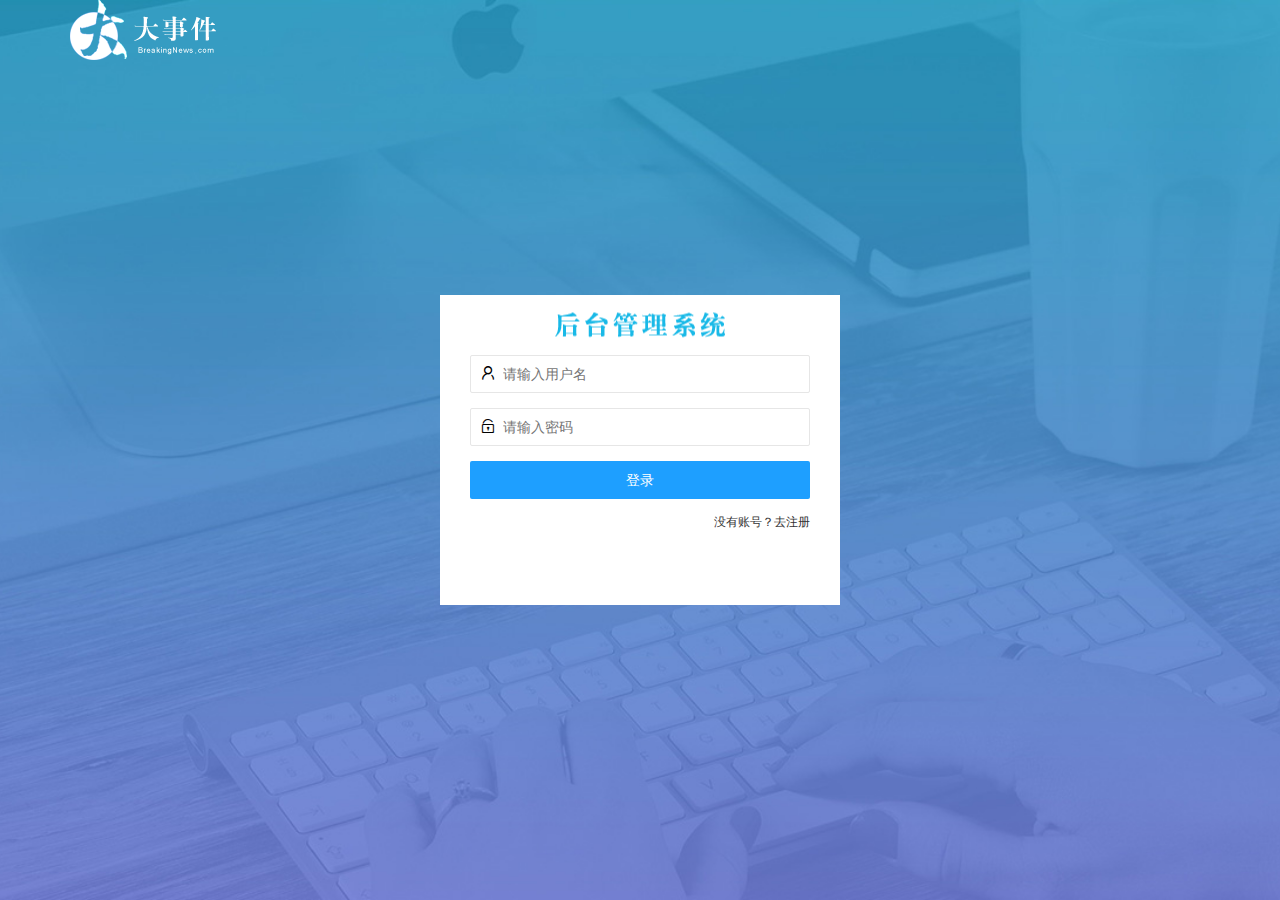
<file: login.html>
<!DOCTYPE html>
<html lang="en">
<head>
    <meta charset="UTF-8">
    <meta name="viewport" content="width=device-width, initial-scale=1.0">
    <meta http-equiv="X-UA-Compatible" content="ie=edge">
    <link rel="stylesheet" href="./assets/css/login.css">
    <link rel="stylesheet" href="/assets/lib/layui/css/layui.css" />
    <title>大事件-登录-注册</title>
</head>
<body>
    <!-- logo -->
    <div class="layui-main">
        <img src="./assets/images/logo.png" alt="">
    </div>

    <!-- 登录注册区域 -->
    <div class="loginAndRegBox">
        <div class="title-box">
            <img src="./assets/images/login_title.png" alt="" id="title-pic">
        </div>

        <!-- 登录的div -->
        <div class="login-box">
            <form class="layui-form" id="form_login">
                <!-- 用户名 -->
                <div class="layui-form-item">
                    <i class="layui-icon layui-icon-username"></i>
                    <input type="text" name="username" required lay-verify="required|username" placeholder="请输入用户名" autocomplete="off" class="layui-input" />
                  </div>
                  <!-- 密码 -->
                  <div class="layui-form-item">
                    <i class="layui-icon layui-icon-password"></i>
                    <input type="password" name="password" required lay-verify="required|pwd" placeholder="请输入密码" autocomplete="off" class="layui-input" />
                  </div>
                <div class="layui-form-item">
                        <button class="layui-btn layui-btn-fluid layui-btn-normal" lay-submit>登录</button>
                </div>
                <div class="layui-form-item links">
                    <a href="javascript:;" onclick= id="link_reg">没有账号？去注册</a>
                </div>
            </form>    
        </div>

        <!-- 注册表单 -->
        <div class="reg-box" style="display:none" id="form-reg">
            <form class="layui-form">
                <!-- 用户名 -->
                <div class="layui-form-item">
                    <i class="layui-icon layui-icon-username"></i>
                    <input type="text" name="username" required lay-verify="required|username" placeholder="请输入用户名" autocomplete="off" class="layui-input" />
                  </div>
                  <!-- 密码 -->
                  <div class="layui-form-item">
                    <i class="layui-icon layui-icon-password"></i>
                    <input type="password" name="password" required lay-verify="required|pwd" placeholder="请输入密码" autocomplete="off" class="layui-input" />
                  </div>
                  <div class="layui-form-item">
                    <i class="layui-icon layui-icon-password"></i>
                    <input type="password" name="repassword" required lay-verify="required|pwd|repwd" placeholder="确认密码" autocomplete="off" class="layui-input" />
                  </div>
                <div class="layui-form-item">
                        <button class="layui-btn layui-btn-fluid layui-btn-normal" lay-submit>注册</button>
                </div>
                <div class="layui-form-item links">
                    <a href="javascript:;" id="link_login">去登录</a>
                </div>
            </form>    
        </div>
    </div>
    <script src="./assets/lib/layui/layui.all.js"></script>
    <script src="./assets/lib/jquery.js"></script>

    <!-- 导入$.ajaxPrefilter -->
    <script src="./assets/js/BaseAPI.js"></script>

    <script src="./assets/js/login.js"></script>
</body>
</html>
</file>
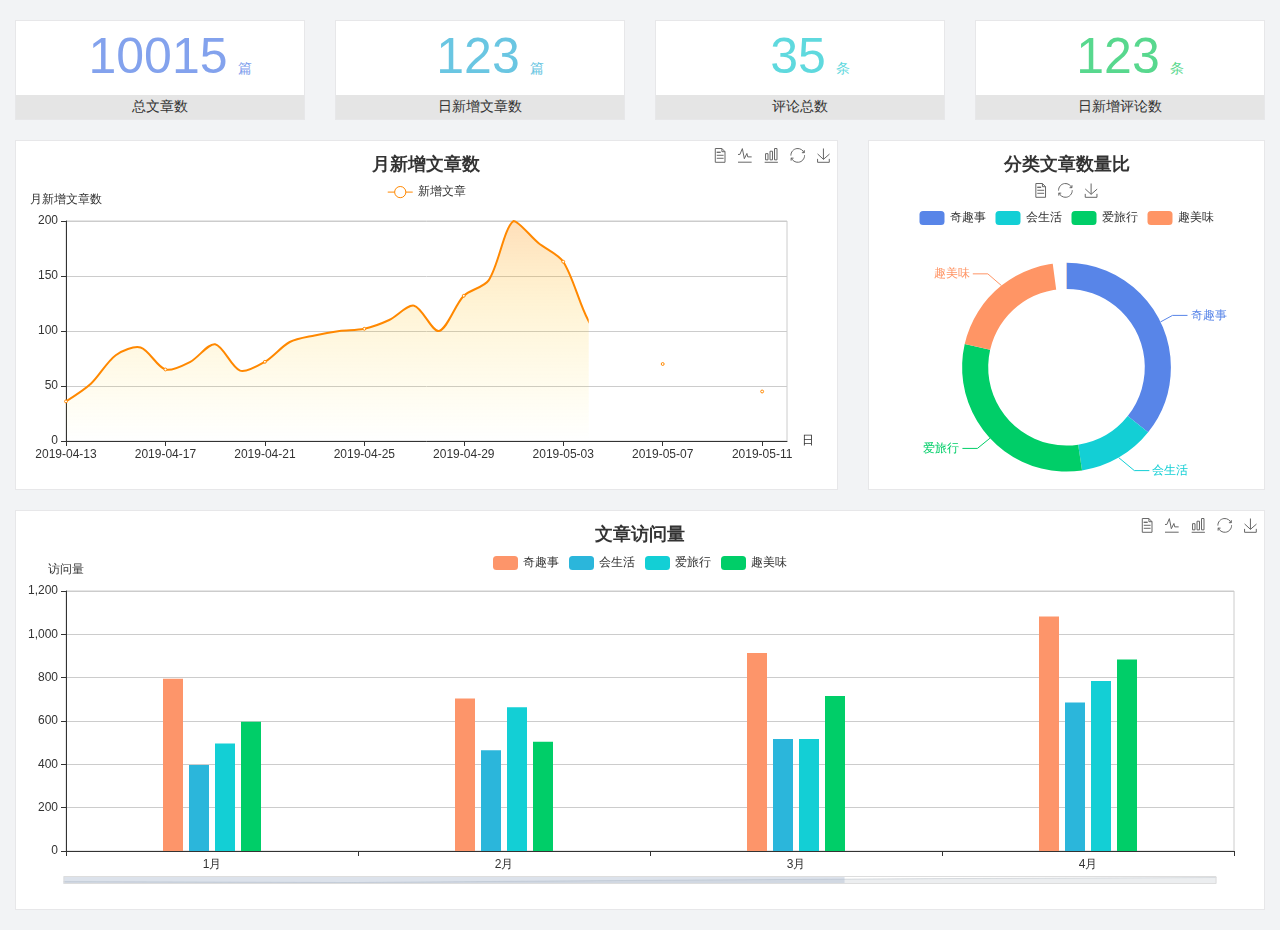
<file: home/dashboard.html>
<!DOCTYPE html>
<html lang="en">

<head>
  <meta charset="UTF-8">
  <meta name="viewport" content="width=device-width, initial-scale=1.0">
  <meta http-equiv="X-UA-Compatible" content="ie=edge">
  <title>图表统计</title>
  <link rel="stylesheet" href="../../assets/lib/bootstrap.css" />
  <link rel="stylesheet" href="../../assets/lib/main.css" />
  <script src="../../assets/lib/jquery.js"></script>
  <script type="text/javascript" src="../../assets/lib/echarts.min.js"></script>
</head>

<body>
  <div class="container-fluid">
    <div class="row spannel_list">
      <div class="col-sm-3 col-xs-6">
        <div class="spannel">
          <em>10015</em><span>篇</span>
          <b>总文章数</b>
        </div>
      </div>
      <div class="col-sm-3 col-xs-6">
        <div class="spannel scolor01">
          <em>123</em><span>篇</span>
          <b>日新增文章数</b>
        </div>
      </div>
      <div class="col-sm-3 col-xs-6">
        <div class="spannel scolor02">
          <em>35</em><span>条</span>
          <b>评论总数</b>
        </div>
      </div>
      <div class="col-sm-3 col-xs-6">
        <div class="spannel scolor03">
          <em>123</em><span>条</span>
          <b>日新增评论数</b>
        </div>
      </div>
    </div>
  </div>

  <div class="container-fluid">
    <div class="row curve-pie">
      <div class="col-lg-8 col-md-8">
        <div class="gragh_pannel" id="curve_show"></div>
      </div>
      <div class="col-lg-4 col-md-4">
        <div class="gragh_pannel" id="pie_show"></div>
      </div>
    </div>
  </div>

  <div class="container-fluid">
    <div class="column_pannel" id="column_show"></div>
  </div>

  <script>
    var oChart = echarts.init(document.getElementById('curve_show'));
    var aList_all = [
      { 'count': 36, 'date': '2019-04-13' },
      { 'count': 52, 'date': '2019-04-14' },
      { 'count': 78, 'date': '2019-04-15' },
      { 'count': 85, 'date': '2019-04-16' },
      { 'count': 65, 'date': '2019-04-17' },
      { 'count': 72, 'date': '2019-04-18' },
      { 'count': 88, 'date': '2019-04-19' },
      { 'count': 64, 'date': '2019-04-20' },
      { 'count': 72, 'date': '2019-04-21' },
      { 'count': 90, 'date': '2019-04-22' },
      { 'count': 96, 'date': '2019-04-23' },
      { 'count': 100, 'date': '2019-04-24' },
      { 'count': 102, 'date': '2019-04-25' },
      { 'count': 110, 'date': '2019-04-26' },
      { 'count': 123, 'date': '2019-04-27' },
      { 'count': 100, 'date': '2019-04-28' },
      { 'count': 132, 'date': '2019-04-29' },
      { 'count': 146, 'date': '2019-04-30' },
      { 'count': 200, 'date': '2019-05-01' },
      { 'count': 180, 'date': '2019-05-02' },
      { 'count': 163, 'date': '2019-05-03' },
      { 'count': 110, 'date': '2019-05-04' },
      { 'count': 80, 'date': '2019-05-05' },
      { 'count': 82, 'date': '2019-05-06' },
      { 'count': 70, 'date': '2019-05-07' },
      { 'count': 65, 'date': '2019-05-08' },
      { 'count': 54, 'date': '2019-05-09' },
      { 'count': 40, 'date': '2019-05-10' },
      { 'count': 45, 'date': '2019-05-11' },
      { 'count': 38, 'date': '2019-05-12' },
    ];

    let aCount = [];
    let aDate = [];

    for (var i = 0; i < aList_all.length; i++) {
      aCount.push(aList_all[i].count);
      aDate.push(aList_all[i].date);
    }

    var chartopt = {
      title: {
        text: '月新增文章数',
        left: 'center',
        top: '10'
      },
      tooltip: {
        trigger: 'axis'
      },
      legend: {
        data: ['新增文章'],
        top: '40'
      },
      toolbox: {
        show: true,
        feature: {
          mark: { show: true },
          dataView: { show: true, readOnly: false },
          magicType: { show: true, type: ['line', 'bar'] },
          restore: { show: true },
          saveAsImage: { show: true }
        }
      },
      calculable: true,
      xAxis: [
        {
          name: '日',
          type: 'category',
          boundaryGap: false,
          data: aDate
        }
      ],
      yAxis: [
        {
          name: '月新增文章数',
          type: 'value'
        }
      ],
      series: [
        {
          name: '新增文章',
          type: 'line',
          smooth: true,
          itemStyle: { normal: { areaStyle: { type: 'default' }, color: '#f80' }, lineStyle: { color: '#f80' } },
          data: aCount
        }],
      areaStyle: {
        normal: {
          color: new echarts.graphic.LinearGradient(0, 0, 0, 1, [{
            offset: 0,
            color: 'rgba(255,136,0,0.39)'
          }, {
            offset: .34,
            color: 'rgba(255,180,0,0.25)'
          }, {
            offset: 1,
            color: 'rgba(255,222,0,0.00)'
          }])

        }
      },
      grid: {
        show: true,
        x: 50,
        x2: 50,
        y: 80,
        height: 220
      }
    };

    oChart.setOption(chartopt);


    var oPie = echarts.init(document.getElementById('pie_show'));
    var oPieopt =
    {
      title: {
        top: 10,
        text: '分类文章数量比',
        x: 'center'
      },
      tooltip: {
        trigger: 'item',
        formatter: "{a} <br/>{b} : {c} ({d}%)"
      },
      color: ['#5885e8', '#13cfd5', '#00ce68', '#ff9565'],
      legend: {
        x: 'center',
        top: 65,
        data: ['奇趣事', '会生活', '爱旅行', '趣美味']
      },
      toolbox: {
        show: true,
        x: 'center',
        top: 35,
        feature: {
          mark: { show: true },
          dataView: { show: true, readOnly: false },
          magicType: {
            show: true,
            type: ['pie', 'funnel'],
            option: {
              funnel: {
                x: '25%',
                width: '50%',
                funnelAlign: 'left',
                max: 1548
              }
            }
          },
          restore: { show: true },
          saveAsImage: { show: true }
        }
      },
      calculable: true,
      series: [
        {
          name: '访问来源',
          type: 'pie',
          radius: ['45%', '60%'],
          center: ['50%', '65%'],
          data: [
            { value: 300, name: '奇趣事' },
            { value: 100, name: '会生活' },
            { value: 260, name: '爱旅行' },
            { value: 180, name: '趣美味' }
          ]
        }
      ]
    };
    oPie.setOption(oPieopt);



    var oColumn = this.echarts.init(document.getElementById('column_show'));
    var oColumnopt =
    {
      title: {
        text: '文章访问量',
        left: 'center',
        top: '10'
      },
      tooltip: {
        trigger: 'axis'
      },
      legend: {
        data: ['奇趣事', '会生活', '爱旅行', '趣美味'],
        top: '40'
      },
      toolbox: {
        show: true,
        feature: {
          mark: { show: true },
          dataView: { show: true, readOnly: false },
          magicType: { show: true, type: ['line', 'bar'] },
          restore: { show: true },
          saveAsImage: { show: true }
        }
      },
      calculable: true,
      xAxis: [
        {
          type: 'category',
          data: ['1月', '2月', '3月', '4月', '5月']
        }
      ],
      yAxis: [
        {
          name: '访问量',
          type: 'value'
        }
      ],
      series: [
        {
          name: '奇趣事',
          type: 'bar',
          barWidth: 20,
          itemStyle: {
            normal: { areaStyle: { type: 'default' }, color: '#fd956a' }
          },
          data: [800, 708, 920, 1090, 1200]
        },
        {
          name: '会生活',
          type: 'bar',
          barWidth: 20,
          itemStyle: {
            normal: { areaStyle: { type: 'default' }, color: '#2bb6db' }
          },
          data: [400, 468, 520, 690, 800]
        },
        {
          name: '爱旅行',
          type: 'bar',
          barWidth: 20,
          itemStyle: {
            normal: { areaStyle: { type: 'default' }, color: '#13cfd5' }
          },
          data: [500, 668, 520, 790, 900]
        },
        {
          name: '趣美味',
          type: 'bar',
          barWidth: 20,
          itemStyle: {
            normal: { areaStyle: { type: 'default' }, color: '#00ce68' }
          },
          data: [600, 508, 720, 890, 1000]
        }
      ],
      grid: {
        show: true,
        x: 50,
        x2: 30,
        y: 80,
        height: 260
      },
      dataZoom: [//给x轴设置滚动条
        {
          start: 0,//默认为0
          end: 100 - 1000 / 31,//默认为100
          type: 'slider',
          show: true,
          xAxisIndex: [0],
          handleSize: 0,//滑动条的 左右2个滑动条的大小
          height: 8,//组件高度
          left: 45, //左边的距离
          right: 50,//右边的距离
          bottom: 26,//右边的距离
          handleColor: '#ddd',//h滑动图标的颜色
          handleStyle: {
            borderColor: "#cacaca",
            borderWidth: "1",
            shadowBlur: 2,
            background: "#ddd",
            shadowColor: "#ddd",
          }
        }]
    };
    oColumn.setOption(oColumnopt);
  </script>
</body>

</html>
</file>
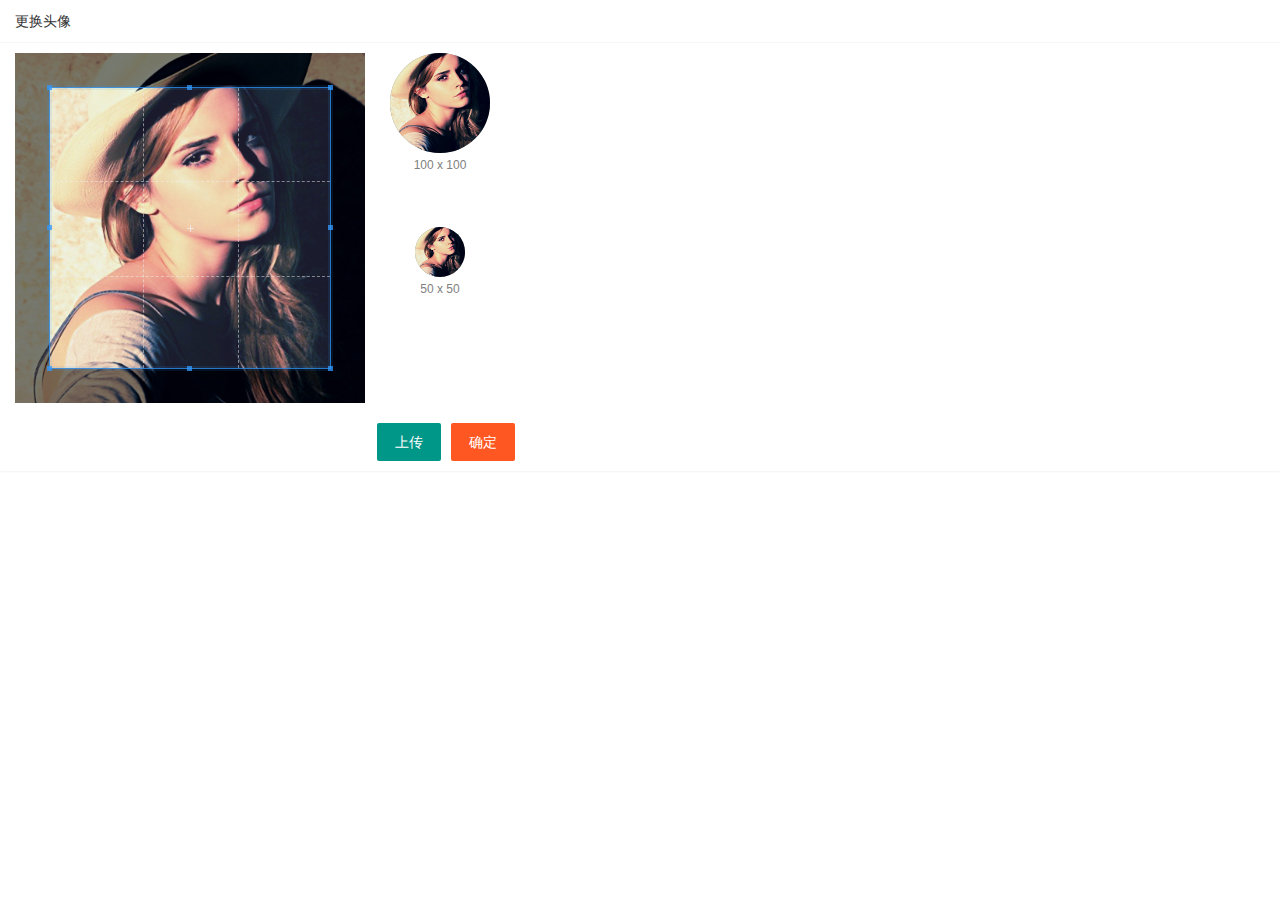
<file: user/user_avatar.html>
<!DOCTYPE html>
<html lang="en">
<head>
    <meta charset="UTF-8">
    <meta name="viewport" content="width=device-width, initial-scale=1.0">
    <meta http-equiv="X-UA-Compatible" content="ie=edge">
    <title>Document</title>
    <link rel="stylesheet" href="../assets/lib/cropper/cropper.css" />
    <link rel="stylesheet" href="../assets/css/user/user_avatar.css">
    <link rel="stylesheet" href="../assets/lib/layui/css/layui.css">
</head>
<body>
    <div class="layui-card">
        <div class="layui-card-header">更换头像</div>
        <div class="layui-card-body">
          <!-- 第一行的图片裁剪和预览区域 -->
<div class="row1">
    <!-- 图片裁剪区域 -->
    <div class="cropper-box">
    <!-- 这个 img 标签很重要，将来会把它初始化为裁剪区域 -->
    <img id="image" src="/assets/images/sample.jpg" />
    </div>
    <!-- 图片的预览区域 -->
    <div class="preview-box">
    <div>
    <!-- 宽高为 100px 的预览区域 -->
    <div class="img-preview w100"></div>
    <p class="size">100 x 100</p>
    </div>
    <div>
    <!-- 宽高为 50px 的预览区域 -->
    <div class="img-preview w50"></div>
    <p class="size">50 x 50</p>
    </div>
    </div>
    </div>
    <!-- 第二行的按钮区域 -->
    <div class="row2">
    <input type="file" id="file" accept="image/png,image/jpeg">
    <button type="button" class="layui-btn" id="btnChooseImage">上传</button>
    <button type="button" class="layui-btn layui-btn-danger" id="btnUpload">确定</button>
    </div>
        </div>
      </div>
      
<script src="../assets/lib/layui/layui.all.js"></script>
<script src="../assets/lib/jquery.js"></script>
<script src="../assets/lib/cropper/Cropper.js"></script>
<script src="../assets/lib/cropper/jquery-cropper.js"></script>
<script src="../assets/js/BaseAPI.js"></script>
<script src="../assets/js/user/user_avatar.js"></script>
</body>
</html>
</file>
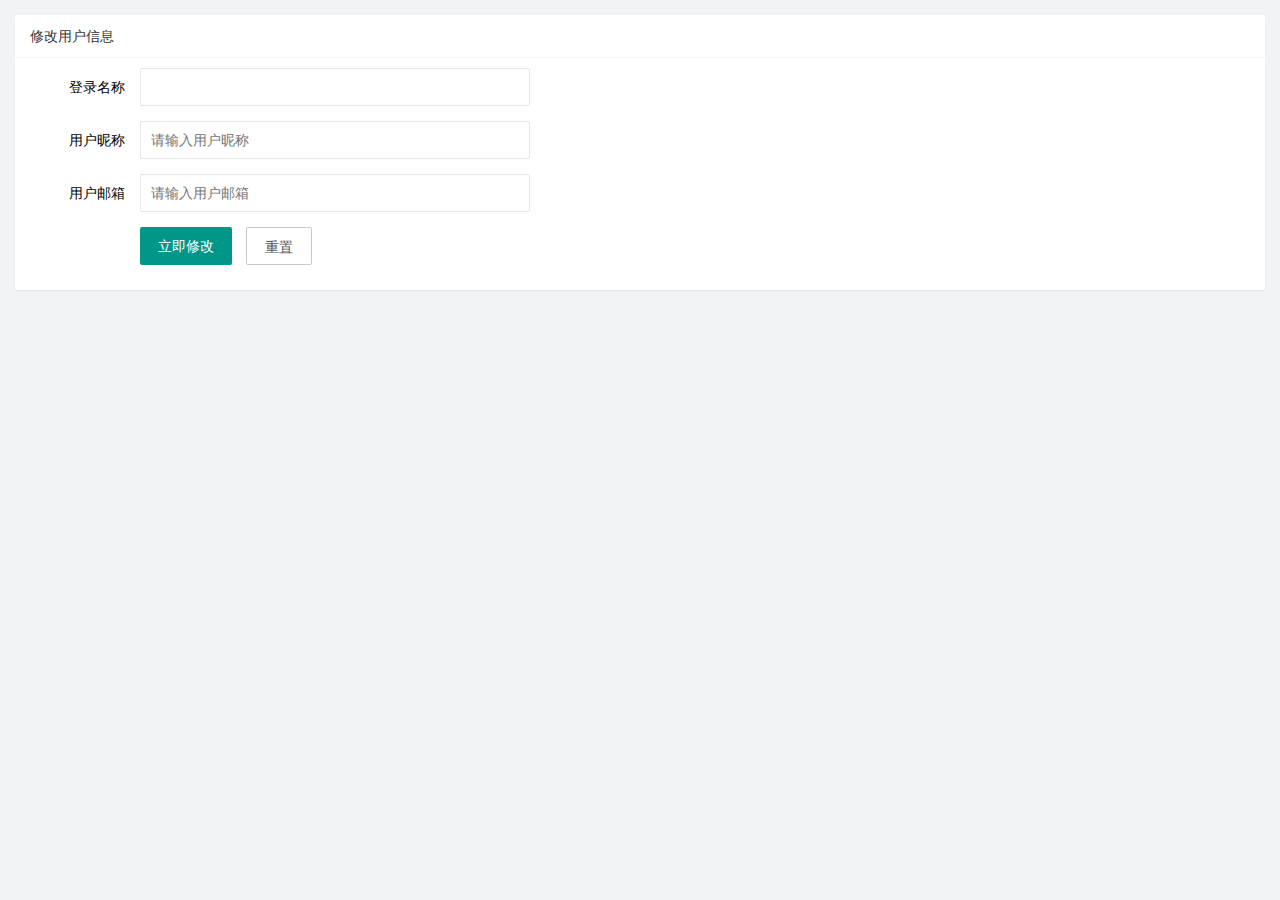
<file: user/user_info.html>
<!DOCTYPE html>
<html lang="en">
<head>
    <meta charset="UTF-8">
    <meta name="viewport" content="width=device-width, initial-scale=1.0">
    <meta http-equiv="X-UA-Compatible" content="ie=edge">
    <title>Document</title>
    <link rel="stylesheet" href="../assets/lib/layui/css/layui.css">
    <link rel="stylesheet" href="../assets/css/user/user_info.css">
    
</head>
<body>
    <div class="layui-card">
        <div class="layui-card-header">修改用户信息</div>
        <div class="layui-card-body">
                <form class="layui-form" lay-filter='renderUserInfo'>
                    <input type="hidden" name='id'>
                        <div class="layui-form-item">
                          <label class="layui-form-label">登录名称</label>
                          <div class="layui-input-block">
                            <input type="text" name="username" required  lay-verify="required"  autocomplete="off" class="layui-input" user-select='none' readonly>
                          </div>
                        </div>
                        <div class="layui-form-item">
                                <label class="layui-form-label">用户昵称</label>
                                <div class="layui-input-block">
                                  <input type="text" name="nickname" required  lay-verify="required|nickname" placeholder="请输入用户昵称" autocomplete="off" class="layui-input">
                                </div>
                        </div>
                        <div class="layui-form-item">
                                    <label class="layui-form-label">用户邮箱</label>
                                    <div class="layui-input-block">
                                      <input type="text" name="email" required  lay-verify="required|email" placeholder="请输入用户邮箱" autocomplete="off" class="layui-input">
                                    </div>
                        </div>
                        <div class="layui-form-item">
                                <div class="layui-input-block">
                                  <button class="layui-btn" lay-submit lay-filter="formDemo">立即修改</button>
                                  <button type="reset" class="layui-btn layui-btn-primary">重置</button>
                                </div>
                              </div>
                </form>
        </div>
      </div>
      <script src="../assets/lib/layui/layui.all.js"></script>
      <script src="../assets/lib/jquery.js"></script>
      <script src="../assets/js/BaseAPI.js"></script>
      <script src="../assets/js/user_info.js"></script>
</body>
</html>
</file>
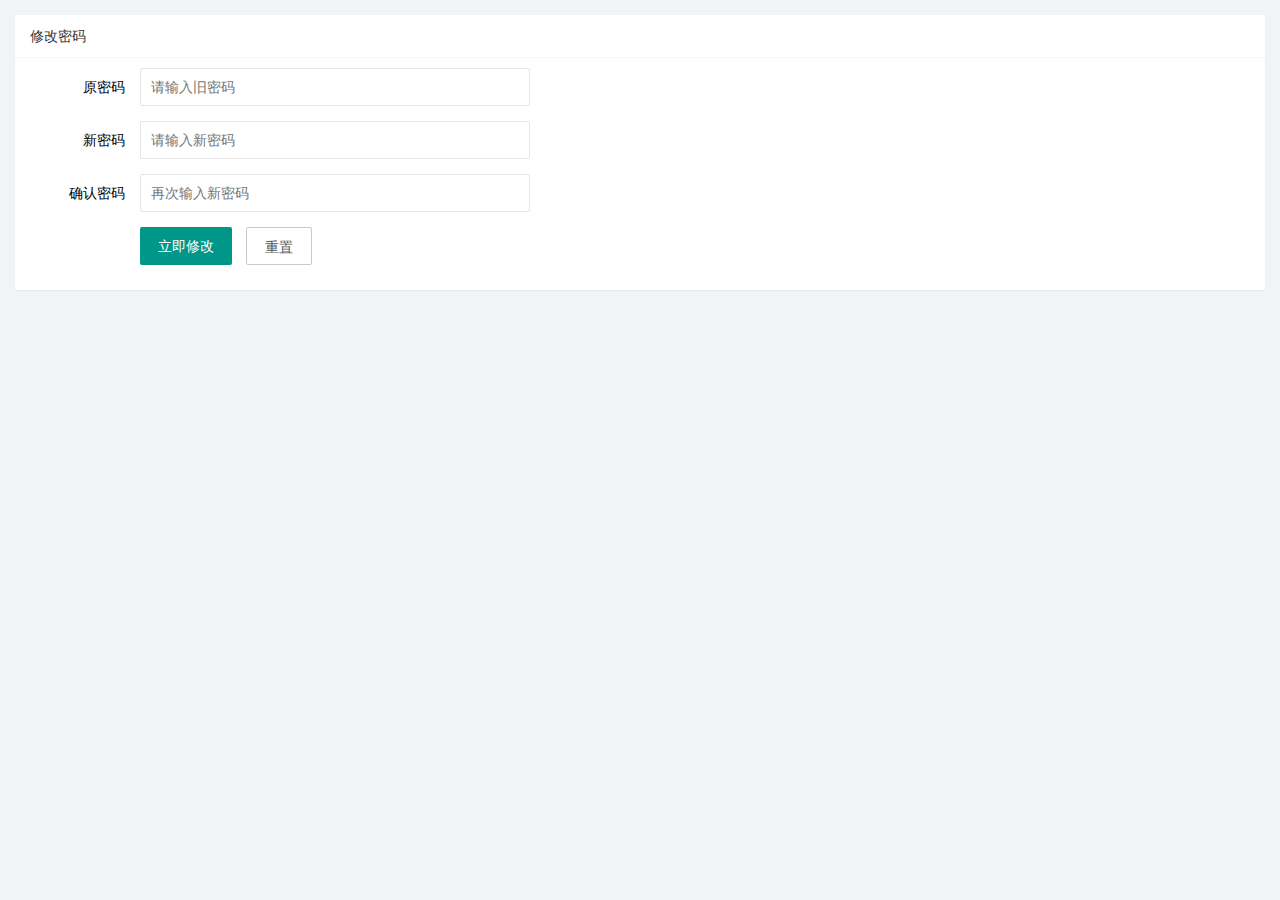
<file: user/user_pwd.html>
<!DOCTYPE html>
<html lang="en">
<head>
    <meta charset="UTF-8">
    <meta name="viewport" content="width=device-width, initial-scale=1.0">
    <meta http-equiv="X-UA-Compatible" content="ie=edge">
    <link rel="stylesheet" href="../assets/lib/layui/css/layui.css">
    <link rel="stylesheet" href="../assets/css/user/user_pwd.css">
    <script src="../lib/jquery.js"></script>
    <title>Document</title>
</head>
<body>
    <div class="layui-card">
        <div class="layui-card-header">修改密码</div>
        <div class="layui-card-body">
            <form class="layui-form" >
                <div class="layui-form-item">
                  <label class="layui-form-label">原密码</label>
                  <div class="layui-input-block">
                    <input type="password" name="oldPwd" required  lay-verify="required|pwd" placeholder="请输入旧密码" autocomplete="off" class="layui-input">
                  </div>
                </div>
                <div class="layui-form-item">
                    <label class="layui-form-label">新密码</label>
                    <div class="layui-input-block">
                      <input type="password" name="newPwd" required  lay-verify="required|samePwd" placeholder="请输入新密码" autocomplete="off" class="layui-input">
                    </div>
                  </div>
                  <div class="layui-form-item">
                    <label class="layui-form-label">确认密码</label>
                    <div class="layui-input-block">
                      <input type="password" name="rePwd" required  lay-verify="required|rePwd" placeholder="再次输入新密码" autocomplete="off" class="layui-input">
                    </div>
                  </div>

                  <div class="layui-form-item">
                    <div class="layui-input-block">
                      <button class="layui-btn" lay-submit lay-filter="formDemo">立即修改</button>
                      <button type="reset" class="layui-btn layui-btn-primary">重置</button>
                    </div>
                  </div>
            </form>
        </div>
      </div>
    
      <script src="../assets/lib/layui/layui.all.js"></script>
      <script src="../assets/js/BaseAPI.js"></script>
      <script src="../assets/js/user/user_pwd.js"></script>
</body>
</html>
</file>
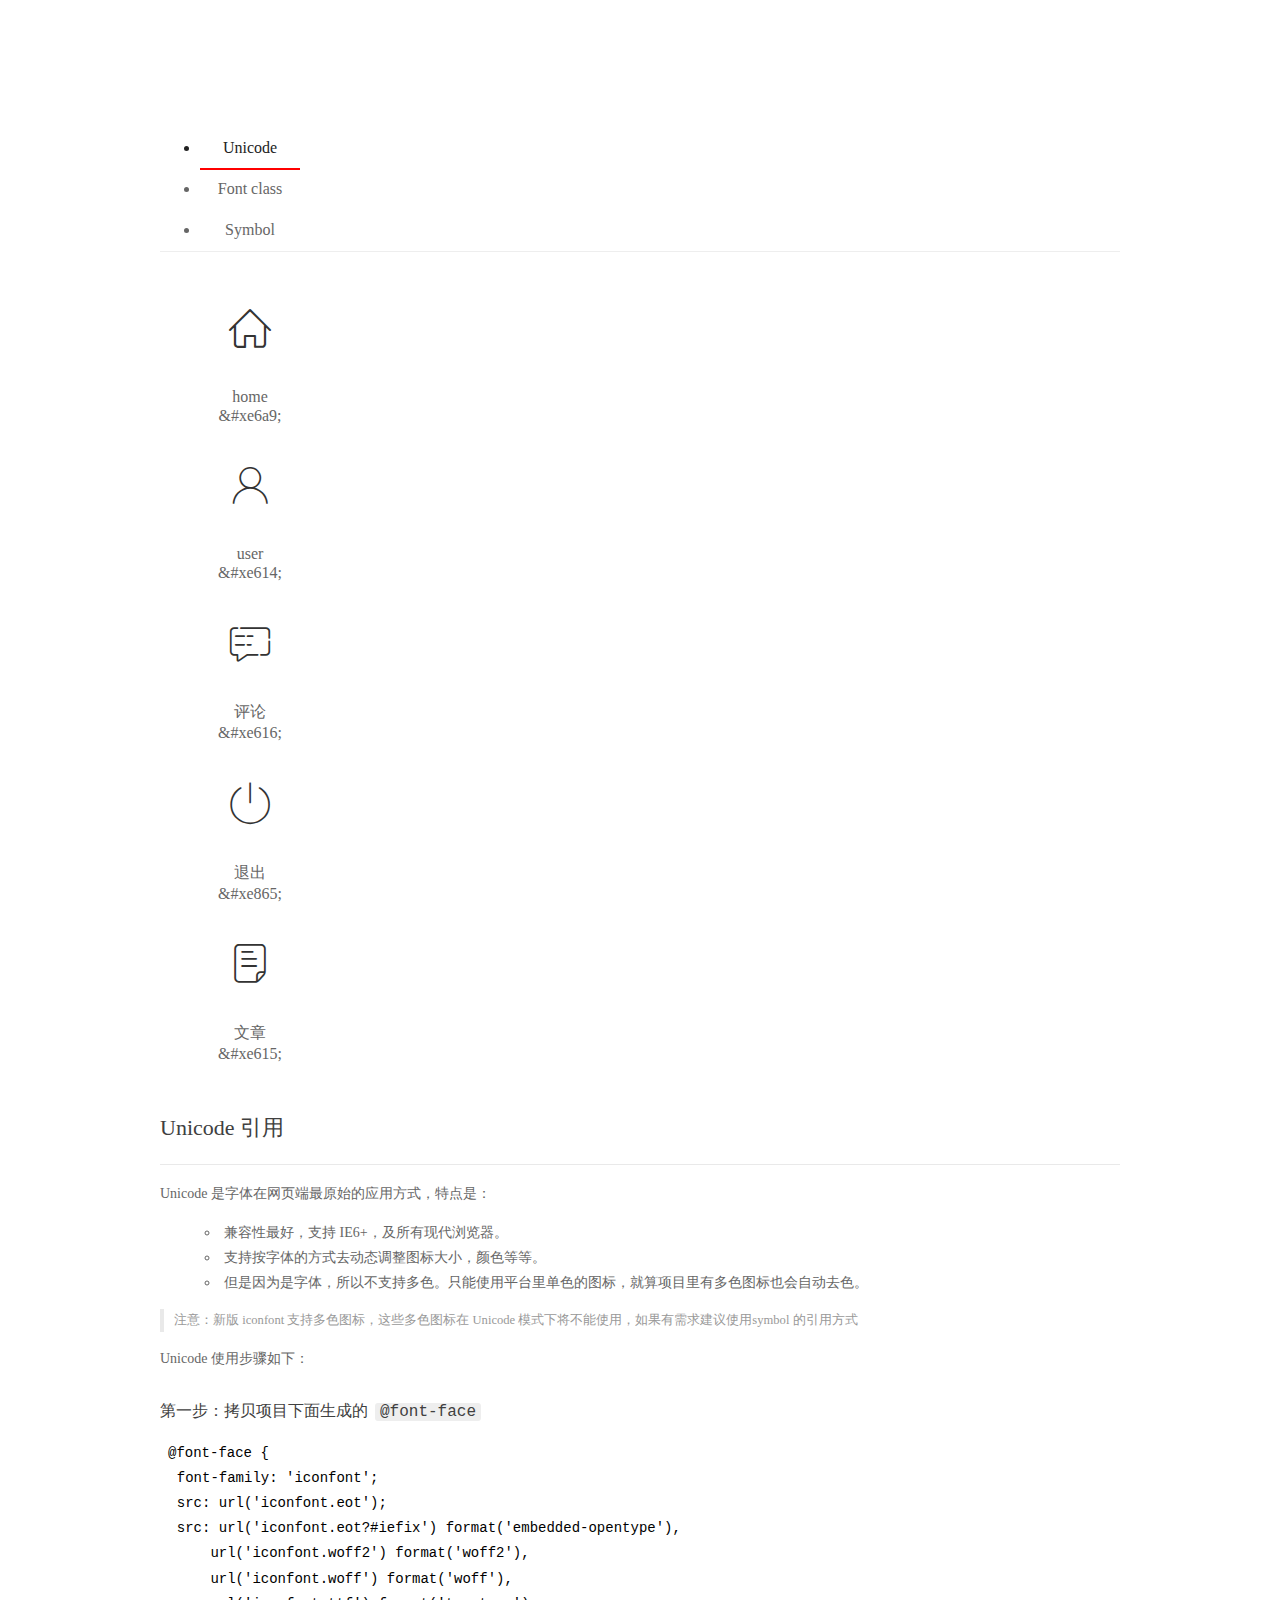
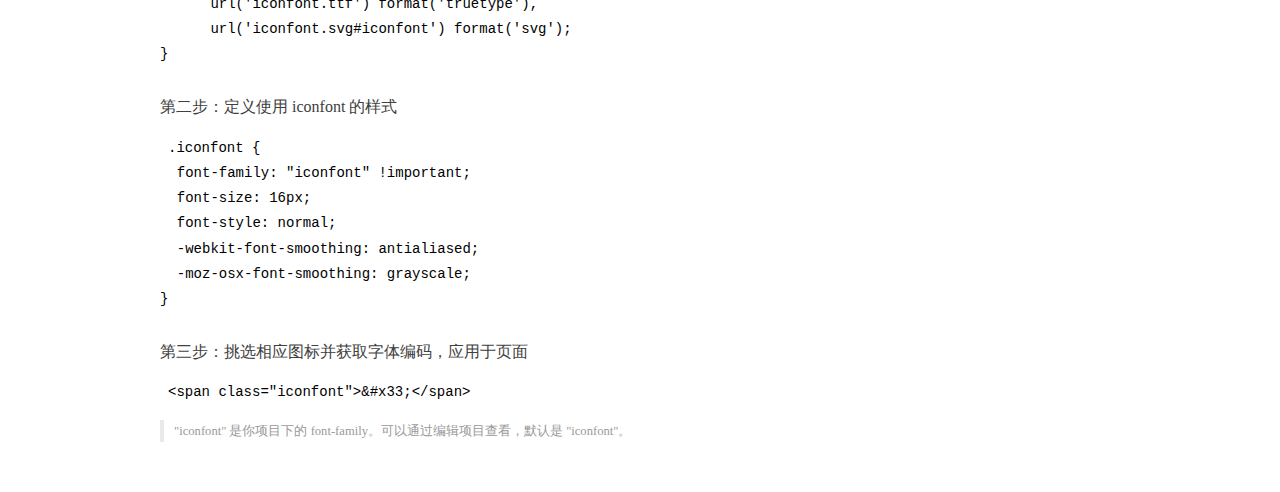
<file: assets/fonts/demo_index.html>
<!DOCTYPE html>
<html>
<head>
  <meta charset="utf-8"/>
  <title>IconFont Demo</title>
  <link rel="shortcut icon" href="https://gtms04.alicdn.com/tps/i4/TB1_oz6GVXXXXaFXpXXJDFnIXXX-64-64.ico" type="image/x-icon"/>
  <link rel="stylesheet" href="https://g.alicdn.com/thx/cube/1.3.2/cube.min.css">
  <link rel="stylesheet" href="demo.css">
  <link rel="stylesheet" href="iconfont.css">
  <script src="iconfont.js"></script>
  <!-- jQuery -->
  <script src="https://a1.alicdn.com/oss/uploads/2018/12/26/7bfddb60-08e8-11e9-9b04-53e73bb6408b.js"></script>
  <!-- 代码高亮 -->
  <script src="https://a1.alicdn.com/oss/uploads/2018/12/26/a3f714d0-08e6-11e9-8a15-ebf944d7534c.js"></script>
</head>
<body>
  <div class="main">
    <h1 class="logo"><a href="https://www.iconfont.cn/" title="iconfont 首页" target="_blank">&#xe86b;</a></h1>
    <div class="nav-tabs">
      <ul id="tabs" class="dib-box">
        <li class="dib active"><span>Unicode</span></li>
        <li class="dib"><span>Font class</span></li>
        <li class="dib"><span>Symbol</span></li>
      </ul>
      
    </div>
    <div class="tab-container">
      <div class="content unicode" style="display: block;">
          <ul class="icon_lists dib-box">
          
            <li class="dib">
              <span class="icon iconfont">&#xe6a9;</span>
                <div class="name">home</div>
                <div class="code-name">&amp;#xe6a9;</div>
              </li>
          
            <li class="dib">
              <span class="icon iconfont">&#xe614;</span>
                <div class="name">user</div>
                <div class="code-name">&amp;#xe614;</div>
              </li>
          
            <li class="dib">
              <span class="icon iconfont">&#xe616;</span>
                <div class="name">评论</div>
                <div class="code-name">&amp;#xe616;</div>
              </li>
          
            <li class="dib">
              <span class="icon iconfont">&#xe865;</span>
                <div class="name">退出</div>
                <div class="code-name">&amp;#xe865;</div>
              </li>
          
            <li class="dib">
              <span class="icon iconfont">&#xe615;</span>
                <div class="name">文章</div>
                <div class="code-name">&amp;#xe615;</div>
              </li>
          
          </ul>
          <div class="article markdown">
          <h2 id="unicode-">Unicode 引用</h2>
          <hr>

          <p>Unicode 是字体在网页端最原始的应用方式，特点是：</p>
          <ul>
            <li>兼容性最好，支持 IE6+，及所有现代浏览器。</li>
            <li>支持按字体的方式去动态调整图标大小，颜色等等。</li>
            <li>但是因为是字体，所以不支持多色。只能使用平台里单色的图标，就算项目里有多色图标也会自动去色。</li>
          </ul>
          <blockquote>
            <p>注意：新版 iconfont 支持多色图标，这些多色图标在 Unicode 模式下将不能使用，如果有需求建议使用symbol 的引用方式</p>
          </blockquote>
          <p>Unicode 使用步骤如下：</p>
          <h3 id="-font-face">第一步：拷贝项目下面生成的 <code>@font-face</code></h3>
<pre><code class="language-css"
>@font-face {
  font-family: 'iconfont';
  src: url('iconfont.eot');
  src: url('iconfont.eot?#iefix') format('embedded-opentype'),
      url('iconfont.woff2') format('woff2'),
      url('iconfont.woff') format('woff'),
      url('iconfont.ttf') format('truetype'),
      url('iconfont.svg#iconfont') format('svg');
}
</code></pre>
          <h3 id="-iconfont-">第二步：定义使用 iconfont 的样式</h3>
<pre><code class="language-css"
>.iconfont {
  font-family: "iconfont" !important;
  font-size: 16px;
  font-style: normal;
  -webkit-font-smoothing: antialiased;
  -moz-osx-font-smoothing: grayscale;
}
</code></pre>
          <h3 id="-">第三步：挑选相应图标并获取字体编码，应用于页面</h3>
<pre>
<code class="language-html"
>&lt;span class="iconfont"&gt;&amp;#x33;&lt;/span&gt;
</code></pre>
          <blockquote>
            <p>"iconfont" 是你项目下的 font-family。可以通过编辑项目查看，默认是 "iconfont"。</p>
          </blockquote>
          </div>
      </div>
      <div class="content font-class">
        <ul class="icon_lists dib-box">
          
          <li class="dib">
            <span class="icon iconfont icon-home"></span>
            <div class="name">
              home
            </div>
            <div class="code-name">.icon-home
            </div>
          </li>
          
          <li class="dib">
            <span class="icon iconfont icon-user"></span>
            <div class="name">
              user
            </div>
            <div class="code-name">.icon-user
            </div>
          </li>
          
          <li class="dib">
            <span class="icon iconfont icon-pinglun"></span>
            <div class="name">
              评论
            </div>
            <div class="code-name">.icon-pinglun
            </div>
          </li>
          
          <li class="dib">
            <span class="icon iconfont icon-tuichu"></span>
            <div class="name">
              退出
            </div>
            <div class="code-name">.icon-tuichu
            </div>
          </li>
          
          <li class="dib">
            <span class="icon iconfont icon-16"></span>
            <div class="name">
              文章
            </div>
            <div class="code-name">.icon-16
            </div>
          </li>
          
        </ul>
        <div class="article markdown">
        <h2 id="font-class-">font-class 引用</h2>
        <hr>

        <p>font-class 是 Unicode 使用方式的一种变种，主要是解决 Unicode 书写不直观，语意不明确的问题。</p>
        <p>与 Unicode 使用方式相比，具有如下特点：</p>
        <ul>
          <li>兼容性良好，支持 IE8+，及所有现代浏览器。</li>
          <li>相比于 Unicode 语意明确，书写更直观。可以很容易分辨这个 icon 是什么。</li>
          <li>因为使用 class 来定义图标，所以当要替换图标时，只需要修改 class 里面的 Unicode 引用。</li>
          <li>不过因为本质上还是使用的字体，所以多色图标还是不支持的。</li>
        </ul>
        <p>使用步骤如下：</p>
        <h3 id="-fontclass-">第一步：引入项目下面生成的 fontclass 代码：</h3>
<pre><code class="language-html">&lt;link rel="stylesheet" href="./iconfont.css"&gt;
</code></pre>
        <h3 id="-">第二步：挑选相应图标并获取类名，应用于页面：</h3>
<pre><code class="language-html">&lt;span class="iconfont icon-xxx"&gt;&lt;/span&gt;
</code></pre>
        <blockquote>
          <p>"
            iconfont" 是你项目下的 font-family。可以通过编辑项目查看，默认是 "iconfont"。</p>
        </blockquote>
      </div>
      </div>
      <div class="content symbol">
          <ul class="icon_lists dib-box">
          
            <li class="dib">
                <svg class="icon svg-icon" aria-hidden="true">
                  <use xlink:href="#icon-home"></use>
                </svg>
                <div class="name">home</div>
                <div class="code-name">#icon-home</div>
            </li>
          
            <li class="dib">
                <svg class="icon svg-icon" aria-hidden="true">
                  <use xlink:href="#icon-user"></use>
                </svg>
                <div class="name">user</div>
                <div class="code-name">#icon-user</div>
            </li>
          
            <li class="dib">
                <svg class="icon svg-icon" aria-hidden="true">
                  <use xlink:href="#icon-pinglun"></use>
                </svg>
                <div class="name">评论</div>
                <div class="code-name">#icon-pinglun</div>
            </li>
          
            <li class="dib">
                <svg class="icon svg-icon" aria-hidden="true">
                  <use xlink:href="#icon-tuichu"></use>
                </svg>
                <div class="name">退出</div>
                <div class="code-name">#icon-tuichu</div>
            </li>
          
            <li class="dib">
                <svg class="icon svg-icon" aria-hidden="true">
                  <use xlink:href="#icon-16"></use>
                </svg>
                <div class="name">文章</div>
                <div class="code-name">#icon-16</div>
            </li>
          
          </ul>
          <div class="article markdown">
          <h2 id="symbol-">Symbol 引用</h2>
          <hr>

          <p>这是一种全新的使用方式，应该说这才是未来的主流，也是平台目前推荐的用法。相关介绍可以参考这篇<a href="">文章</a>
            这种用法其实是做了一个 SVG 的集合，与另外两种相比具有如下特点：</p>
          <ul>
            <li>支持多色图标了，不再受单色限制。</li>
            <li>通过一些技巧，支持像字体那样，通过 <code>font-size</code>, <code>color</code> 来调整样式。</li>
            <li>兼容性较差，支持 IE9+，及现代浏览器。</li>
            <li>浏览器渲染 SVG 的性能一般，还不如 png。</li>
          </ul>
          <p>使用步骤如下：</p>
          <h3 id="-symbol-">第一步：引入项目下面生成的 symbol 代码：</h3>
<pre><code class="language-html">&lt;script src="./iconfont.js"&gt;&lt;/script&gt;
</code></pre>
          <h3 id="-css-">第二步：加入通用 CSS 代码（引入一次就行）：</h3>
<pre><code class="language-html">&lt;style&gt;
.icon {
  width: 1em;
  height: 1em;
  vertical-align: -0.15em;
  fill: currentColor;
  overflow: hidden;
}
&lt;/style&gt;
</code></pre>
          <h3 id="-">第三步：挑选相应图标并获取类名，应用于页面：</h3>
<pre><code class="language-html">&lt;svg class="icon" aria-hidden="true"&gt;
  &lt;use xlink:href="#icon-xxx"&gt;&lt;/use&gt;
&lt;/svg&gt;
</code></pre>
          </div>
      </div>

    </div>
  </div>
  <script>
  $(document).ready(function () {
      $('.tab-container .content:first').show()

      $('#tabs li').click(function (e) {
        var tabContent = $('.tab-container .content')
        var index = $(this).index()

        if ($(this).hasClass('active')) {
          return
        } else {
          $('#tabs li').removeClass('active')
          $(this).addClass('active')

          tabContent.hide().eq(index).fadeIn()
        }
      })
    })
  </script>
</body>
</html>
</file>
<file: assets/css/login.css>
html, body{
    margin: 0 ;
    padding: 0;
    height: 100%;
    width: 100%;
    /* 设置背景图片不添加高度设置不显示 */
    background: url("/assets/images/login_bg.jpg") no-repeat center;
    /* background-color: purple; */

    background-size: cover;
}

.logo{
    background:url("/assets/images/logo.png");
}

.loginAndRegBox{
    position: absolute;
    width: 400px;
    height: 310px;
    left: 50%;
    top: 50%;
    transform: translate(-50%,-50%);
    background-color: #fff;
}

.title-box{
    position: relative;
    height: 60px;
    /* background-color: purple; */
}

#title-pic{
    position: absolute;
    left: 50%;
    top: 50%;
    transform: translate(-50%,-50%);
}

.layui-form{
    padding: 0 30px;
}

.links{
    display: flex;
    justify-content: flex-end;
}

.links a {
    font-size: 12px;
  }

  .layui-form-item {
    position: relative;
  }

  
  .layui-icon {
    position: absolute;
    left: 10px;
    top: 10px;
  }

  .layui-input{
    padding-left: 32px !important;
  }
</file>
<file: assets/lib/layui/css/layui.css>
/** layui-v2.5.5 MIT License By https://www.layui.com */
 .layui-inline,img{display:inline-block;vertical-align:middle}h1,h2,h3,h4,h5,h6{font-weight:400}.layui-edge,.layui-header,.layui-inline,.layui-main{position:relative}.layui-body,.layui-edge,.layui-elip{overflow:hidden}.layui-btn,.layui-edge,.layui-inline,img{vertical-align:middle}.layui-btn,.layui-disabled,.layui-icon,.layui-unselect{-moz-user-select:none;-webkit-user-select:none;-ms-user-select:none}.layui-elip,.layui-form-checkbox span,.layui-form-pane .layui-form-label{text-overflow:ellipsis;white-space:nowrap}.layui-breadcrumb,.layui-tree-btnGroup{visibility:hidden}blockquote,body,button,dd,div,dl,dt,form,h1,h2,h3,h4,h5,h6,input,li,ol,p,pre,td,textarea,th,ul{margin:0;padding:0;-webkit-tap-highlight-color:rgba(0,0,0,0)}a:active,a:hover{outline:0}img{border:none}li{list-style:none}table{border-collapse:collapse;border-spacing:0}h4,h5,h6{font-size:100%}button,input,optgroup,option,select,textarea{font-family:inherit;font-size:inherit;font-style:inherit;font-weight:inherit;outline:0}pre{white-space:pre-wrap;white-space:-moz-pre-wrap;white-space:-pre-wrap;white-space:-o-pre-wrap;word-wrap:break-word}body{line-height:24px;font:14px Helvetica Neue,Helvetica,PingFang SC,Tahoma,Arial,sans-serif}hr{height:1px;margin:10px 0;border:0;clear:both}a{color:#333;text-decoration:none}a:hover{color:#777}a cite{font-style:normal;*cursor:pointer}.layui-border-box,.layui-border-box *{box-sizing:border-box}.layui-box,.layui-box *{box-sizing:content-box}.layui-clear{clear:both;*zoom:1}.layui-clear:after{content:'\20';clear:both;*zoom:1;display:block;height:0}.layui-inline{*display:inline;*zoom:1}.layui-edge{display:inline-block;width:0;height:0;border-width:6px;border-style:dashed;border-color:transparent}.layui-edge-top{top:-4px;border-bottom-color:#999;border-bottom-style:solid}.layui-edge-right{border-left-color:#999;border-left-style:solid}.layui-edge-bottom{top:2px;border-top-color:#999;border-top-style:solid}.layui-edge-left{border-right-color:#999;border-right-style:solid}.layui-disabled,.layui-disabled:hover{color:#d2d2d2!important;cursor:not-allowed!important}.layui-circle{border-radius:100%}.layui-show{display:block!important}.layui-hide{display:none!important}@font-face{font-family:layui-icon;src:url(../font/iconfont.eot?v=250);src:url(../font/iconfont.eot?v=250#iefix) format('embedded-opentype'),url(../font/iconfont.woff2?v=250) format('woff2'),url(../font/iconfont.woff?v=250) format('woff'),url(../font/iconfont.ttf?v=250) format('truetype'),url(../font/iconfont.svg?v=250#layui-icon) format('svg')}.layui-icon{font-family:layui-icon!important;font-size:16px;font-style:normal;-webkit-font-smoothing:antialiased;-moz-osx-font-smoothing:grayscale}.layui-icon-reply-fill:before{content:"\e611"}.layui-icon-set-fill:before{content:"\e614"}.layui-icon-menu-fill:before{content:"\e60f"}.layui-icon-search:before{content:"\e615"}.layui-icon-share:before{content:"\e641"}.layui-icon-set-sm:before{content:"\e620"}.layui-icon-engine:before{content:"\e628"}.layui-icon-close:before{content:"\1006"}.layui-icon-close-fill:before{content:"\1007"}.layui-icon-chart-screen:before{content:"\e629"}.layui-icon-star:before{content:"\e600"}.layui-icon-circle-dot:before{content:"\e617"}.layui-icon-chat:before{content:"\e606"}.layui-icon-release:before{content:"\e609"}.layui-icon-list:before{content:"\e60a"}.layui-icon-chart:before{content:"\e62c"}.layui-icon-ok-circle:before{content:"\1005"}.layui-icon-layim-theme:before{content:"\e61b"}.layui-icon-table:before{content:"\e62d"}.layui-icon-right:before{content:"\e602"}.layui-icon-left:before{content:"\e603"}.layui-icon-cart-simple:before{content:"\e698"}.layui-icon-face-cry:before{content:"\e69c"}.layui-icon-face-smile:before{content:"\e6af"}.layui-icon-survey:before{content:"\e6b2"}.layui-icon-tree:before{content:"\e62e"}.layui-icon-upload-circle:before{content:"\e62f"}.layui-icon-add-circle:before{content:"\e61f"}.layui-icon-download-circle:before{content:"\e601"}.layui-icon-templeate-1:before{content:"\e630"}.layui-icon-util:before{content:"\e631"}.layui-icon-face-surprised:before{content:"\e664"}.layui-icon-edit:before{content:"\e642"}.layui-icon-speaker:before{content:"\e645"}.layui-icon-down:before{content:"\e61a"}.layui-icon-file:before{content:"\e621"}.layui-icon-layouts:before{content:"\e632"}.layui-icon-rate-half:before{content:"\e6c9"}.layui-icon-add-circle-fine:before{content:"\e608"}.layui-icon-prev-circle:before{content:"\e633"}.layui-icon-read:before{content:"\e705"}.layui-icon-404:before{content:"\e61c"}.layui-icon-carousel:before{content:"\e634"}.layui-icon-help:before{content:"\e607"}.layui-icon-code-circle:before{content:"\e635"}.layui-icon-water:before{content:"\e636"}.layui-icon-username:before{content:"\e66f"}.layui-icon-find-fill:before{content:"\e670"}.layui-icon-about:before{content:"\e60b"}.layui-icon-location:before{content:"\e715"}.layui-icon-up:before{content:"\e619"}.layui-icon-pause:before{content:"\e651"}.layui-icon-date:before{content:"\e637"}.layui-icon-layim-uploadfile:before{content:"\e61d"}.layui-icon-delete:before{content:"\e640"}.layui-icon-play:before{content:"\e652"}.layui-icon-top:before{content:"\e604"}.layui-icon-friends:before{content:"\e612"}.layui-icon-refresh-3:before{content:"\e9aa"}.layui-icon-ok:before{content:"\e605"}.layui-icon-layer:before{content:"\e638"}.layui-icon-face-smile-fine:before{content:"\e60c"}.layui-icon-dollar:before{content:"\e659"}.layui-icon-group:before{content:"\e613"}.layui-icon-layim-download:before{content:"\e61e"}.layui-icon-picture-fine:before{content:"\e60d"}.layui-icon-link:before{content:"\e64c"}.layui-icon-diamond:before{content:"\e735"}.layui-icon-log:before{content:"\e60e"}.layui-icon-rate-solid:before{content:"\e67a"}.layui-icon-fonts-del:before{content:"\e64f"}.layui-icon-unlink:before{content:"\e64d"}.layui-icon-fonts-clear:before{content:"\e639"}.layui-icon-triangle-r:before{content:"\e623"}.layui-icon-circle:before{content:"\e63f"}.layui-icon-radio:before{content:"\e643"}.layui-icon-align-center:before{content:"\e647"}.layui-icon-align-right:before{content:"\e648"}.layui-icon-align-left:before{content:"\e649"}.layui-icon-loading-1:before{content:"\e63e"}.layui-icon-return:before{content:"\e65c"}.layui-icon-fonts-strong:before{content:"\e62b"}.layui-icon-upload:before{content:"\e67c"}.layui-icon-dialogue:before{content:"\e63a"}.layui-icon-video:before{content:"\e6ed"}.layui-icon-headset:before{content:"\e6fc"}.layui-icon-cellphone-fine:before{content:"\e63b"}.layui-icon-add-1:before{content:"\e654"}.layui-icon-face-smile-b:before{content:"\e650"}.layui-icon-fonts-html:before{content:"\e64b"}.layui-icon-form:before{content:"\e63c"}.layui-icon-cart:before{content:"\e657"}.layui-icon-camera-fill:before{content:"\e65d"}.layui-icon-tabs:before{content:"\e62a"}.layui-icon-fonts-code:before{content:"\e64e"}.layui-icon-fire:before{content:"\e756"}.layui-icon-set:before{content:"\e716"}.layui-icon-fonts-u:before{content:"\e646"}.layui-icon-triangle-d:before{content:"\e625"}.layui-icon-tips:before{content:"\e702"}.layui-icon-picture:before{content:"\e64a"}.layui-icon-more-vertical:before{content:"\e671"}.layui-icon-flag:before{content:"\e66c"}.layui-icon-loading:before{content:"\e63d"}.layui-icon-fonts-i:before{content:"\e644"}.layui-icon-refresh-1:before{content:"\e666"}.layui-icon-rmb:before{content:"\e65e"}.layui-icon-home:before{content:"\e68e"}.layui-icon-user:before{content:"\e770"}.layui-icon-notice:before{content:"\e667"}.layui-icon-login-weibo:before{content:"\e675"}.layui-icon-voice:before{content:"\e688"}.layui-icon-upload-drag:before{content:"\e681"}.layui-icon-login-qq:before{content:"\e676"}.layui-icon-snowflake:before{content:"\e6b1"}.layui-icon-file-b:before{content:"\e655"}.layui-icon-template:before{content:"\e663"}.layui-icon-auz:before{content:"\e672"}.layui-icon-console:before{content:"\e665"}.layui-icon-app:before{content:"\e653"}.layui-icon-prev:before{content:"\e65a"}.layui-icon-website:before{content:"\e7ae"}.layui-icon-next:before{content:"\e65b"}.layui-icon-component:before{content:"\e857"}.layui-icon-more:before{content:"\e65f"}.layui-icon-login-wechat:before{content:"\e677"}.layui-icon-shrink-right:before{content:"\e668"}.layui-icon-spread-left:before{content:"\e66b"}.layui-icon-camera:before{content:"\e660"}.layui-icon-note:before{content:"\e66e"}.layui-icon-refresh:before{content:"\e669"}.layui-icon-female:before{content:"\e661"}.layui-icon-male:before{content:"\e662"}.layui-icon-password:before{content:"\e673"}.layui-icon-senior:before{content:"\e674"}.layui-icon-theme:before{content:"\e66a"}.layui-icon-tread:before{content:"\e6c5"}.layui-icon-praise:before{content:"\e6c6"}.layui-icon-star-fill:before{content:"\e658"}.layui-icon-rate:before{content:"\e67b"}.layui-icon-template-1:before{content:"\e656"}.layui-icon-vercode:before{content:"\e679"}.layui-icon-cellphone:before{content:"\e678"}.layui-icon-screen-full:before{content:"\e622"}.layui-icon-screen-restore:before{content:"\e758"}.layui-icon-cols:before{content:"\e610"}.layui-icon-export:before{content:"\e67d"}.layui-icon-print:before{content:"\e66d"}.layui-icon-slider:before{content:"\e714"}.layui-icon-addition:before{content:"\e624"}.layui-icon-subtraction:before{content:"\e67e"}.layui-icon-service:before{content:"\e626"}.layui-icon-transfer:before{content:"\e691"}.layui-main{width:1140px;margin:0 auto}.layui-header{z-index:1000;height:60px}.layui-header a:hover{transition:all .5s;-webkit-transition:all .5s}.layui-side{position:fixed;left:0;top:0;bottom:0;z-index:999;width:200px;overflow-x:hidden}.layui-side-scroll{position:relative;width:220px;height:100%;overflow-x:hidden}.layui-body{position:absolute;left:200px;right:0;top:0;bottom:0;z-index:998;width:auto;overflow-y:auto;box-sizing:border-box}.layui-layout-body{overflow:hidden}.layui-layout-admin .layui-header{background-color:#23262E}.layui-layout-admin .layui-side{top:60px;width:200px;overflow-x:hidden}.layui-layout-admin .layui-body{position:fixed;top:60px;bottom:44px}.layui-layout-admin .layui-main{width:auto;margin:0 15px}.layui-layout-admin .layui-footer{position:fixed;left:200px;right:0;bottom:0;height:44px;line-height:44px;padding:0 15px;background-color:#eee}.layui-layout-admin .layui-logo{position:absolute;left:0;top:0;width:200px;height:100%;line-height:60px;text-align:center;color:#009688;font-size:16px}.layui-layout-admin .layui-header .layui-nav{background:0 0}.layui-layout-left{position:absolute!important;left:200px;top:0}.layui-layout-right{position:absolute!important;right:0;top:0}.layui-container{position:relative;margin:0 auto;padding:0 15px;box-sizing:border-box}.layui-fluid{position:relative;margin:0 auto;padding:0 15px}.layui-row:after,.layui-row:before{content:'';display:block;clear:both}.layui-col-lg1,.layui-col-lg10,.layui-col-lg11,.layui-col-lg12,.layui-col-lg2,.layui-col-lg3,.layui-col-lg4,.layui-col-lg5,.layui-col-lg6,.layui-col-lg7,.layui-col-lg8,.layui-col-lg9,.layui-col-md1,.layui-col-md10,.layui-col-md11,.layui-col-md12,.layui-col-md2,.layui-col-md3,.layui-col-md4,.layui-col-md5,.layui-col-md6,.layui-col-md7,.layui-col-md8,.layui-col-md9,.layui-col-sm1,.layui-col-sm10,.layui-col-sm11,.layui-col-sm12,.layui-col-sm2,.layui-col-sm3,.layui-col-sm4,.layui-col-sm5,.layui-col-sm6,.layui-col-sm7,.layui-col-sm8,.layui-col-sm9,.layui-col-xs1,.layui-col-xs10,.layui-col-xs11,.layui-col-xs12,.layui-col-xs2,.layui-col-xs3,.layui-col-xs4,.layui-col-xs5,.layui-col-xs6,.layui-col-xs7,.layui-col-xs8,.layui-col-xs9{position:relative;display:block;box-sizing:border-box}.layui-col-xs1,.layui-col-xs10,.layui-col-xs11,.layui-col-xs12,.layui-col-xs2,.layui-col-xs3,.layui-col-xs4,.layui-col-xs5,.layui-col-xs6,.layui-col-xs7,.layui-col-xs8,.layui-col-xs9{float:left}.layui-col-xs1{width:8.33333333%}.layui-col-xs2{width:16.66666667%}.layui-col-xs3{width:25%}.layui-col-xs4{width:33.33333333%}.layui-col-xs5{width:41.66666667%}.layui-col-xs6{width:50%}.layui-col-xs7{width:58.33333333%}.layui-col-xs8{width:66.66666667%}.layui-col-xs9{width:75%}.layui-col-xs10{width:83.33333333%}.layui-col-xs11{width:91.66666667%}.layui-col-xs12{width:100%}.layui-col-xs-offset1{margin-left:8.33333333%}.layui-col-xs-offset2{margin-left:16.66666667%}.layui-col-xs-offset3{margin-left:25%}.layui-col-xs-offset4{margin-left:33.33333333%}.layui-col-xs-offset5{margin-left:41.66666667%}.layui-col-xs-offset6{margin-left:50%}.layui-col-xs-offset7{margin-left:58.33333333%}.layui-col-xs-offset8{margin-left:66.66666667%}.layui-col-xs-offset9{margin-left:75%}.layui-col-xs-offset10{margin-left:83.33333333%}.layui-col-xs-offset11{margin-left:91.66666667%}.layui-col-xs-offset12{margin-left:100%}@media screen and (max-width:768px){.layui-hide-xs{display:none!important}.layui-show-xs-block{display:block!important}.layui-show-xs-inline{display:inline!important}.layui-show-xs-inline-block{display:inline-block!important}}@media screen and (min-width:768px){.layui-container{width:750px}.layui-hide-sm{display:none!important}.layui-show-sm-block{display:block!important}.layui-show-sm-inline{display:inline!important}.layui-show-sm-inline-block{display:inline-block!important}.layui-col-sm1,.layui-col-sm10,.layui-col-sm11,.layui-col-sm12,.layui-col-sm2,.layui-col-sm3,.layui-col-sm4,.layui-col-sm5,.layui-col-sm6,.layui-col-sm7,.layui-col-sm8,.layui-col-sm9{float:left}.layui-col-sm1{width:8.33333333%}.layui-col-sm2{width:16.66666667%}.layui-col-sm3{width:25%}.layui-col-sm4{width:33.33333333%}.layui-col-sm5{width:41.66666667%}.layui-col-sm6{width:50%}.layui-col-sm7{width:58.33333333%}.layui-col-sm8{width:66.66666667%}.layui-col-sm9{width:75%}.layui-col-sm10{width:83.33333333%}.layui-col-sm11{width:91.66666667%}.layui-col-sm12{width:100%}.layui-col-sm-offset1{margin-left:8.33333333%}.layui-col-sm-offset2{margin-left:16.66666667%}.layui-col-sm-offset3{margin-left:25%}.layui-col-sm-offset4{margin-left:33.33333333%}.layui-col-sm-offset5{margin-left:41.66666667%}.layui-col-sm-offset6{margin-left:50%}.layui-col-sm-offset7{margin-left:58.33333333%}.layui-col-sm-offset8{margin-left:66.66666667%}.layui-col-sm-offset9{margin-left:75%}.layui-col-sm-offset10{margin-left:83.33333333%}.layui-col-sm-offset11{margin-left:91.66666667%}.layui-col-sm-offset12{margin-left:100%}}@media screen and (min-width:992px){.layui-container{width:970px}.layui-hide-md{display:none!important}.layui-show-md-block{display:block!important}.layui-show-md-inline{display:inline!important}.layui-show-md-inline-block{display:inline-block!important}.layui-col-md1,.layui-col-md10,.layui-col-md11,.layui-col-md12,.layui-col-md2,.layui-col-md3,.layui-col-md4,.layui-col-md5,.layui-col-md6,.layui-col-md7,.layui-col-md8,.layui-col-md9{float:left}.layui-col-md1{width:8.33333333%}.layui-col-md2{width:16.66666667%}.layui-col-md3{width:25%}.layui-col-md4{width:33.33333333%}.layui-col-md5{width:41.66666667%}.layui-col-md6{width:50%}.layui-col-md7{width:58.33333333%}.layui-col-md8{width:66.66666667%}.layui-col-md9{width:75%}.layui-col-md10{width:83.33333333%}.layui-col-md11{width:91.66666667%}.layui-col-md12{width:100%}.layui-col-md-offset1{margin-left:8.33333333%}.layui-col-md-offset2{margin-left:16.66666667%}.layui-col-md-offset3{margin-left:25%}.layui-col-md-offset4{margin-left:33.33333333%}.layui-col-md-offset5{margin-left:41.66666667%}.layui-col-md-offset6{margin-left:50%}.layui-col-md-offset7{margin-left:58.33333333%}.layui-col-md-offset8{margin-left:66.66666667%}.layui-col-md-offset9{margin-left:75%}.layui-col-md-offset10{margin-left:83.33333333%}.layui-col-md-offset11{margin-left:91.66666667%}.layui-col-md-offset12{margin-left:100%}}@media screen and (min-width:1200px){.layui-container{width:1170px}.layui-hide-lg{display:none!important}.layui-show-lg-block{display:block!important}.layui-show-lg-inline{display:inline!important}.layui-show-lg-inline-block{display:inline-block!important}.layui-col-lg1,.layui-col-lg10,.layui-col-lg11,.layui-col-lg12,.layui-col-lg2,.layui-col-lg3,.layui-col-lg4,.layui-col-lg5,.layui-col-lg6,.layui-col-lg7,.layui-col-lg8,.layui-col-lg9{float:left}.layui-col-lg1{width:8.33333333%}.layui-col-lg2{width:16.66666667%}.layui-col-lg3{width:25%}.layui-col-lg4{width:33.33333333%}.layui-col-lg5{width:41.66666667%}.layui-col-lg6{width:50%}.layui-col-lg7{width:58.33333333%}.layui-col-lg8{width:66.66666667%}.layui-col-lg9{width:75%}.layui-col-lg10{width:83.33333333%}.layui-col-lg11{width:91.66666667%}.layui-col-lg12{width:100%}.layui-col-lg-offset1{margin-left:8.33333333%}.layui-col-lg-offset2{margin-left:16.66666667%}.layui-col-lg-offset3{margin-left:25%}.layui-col-lg-offset4{margin-left:33.33333333%}.layui-col-lg-offset5{margin-left:41.66666667%}.layui-col-lg-offset6{margin-left:50%}.layui-col-lg-offset7{margin-left:58.33333333%}.layui-col-lg-offset8{margin-left:66.66666667%}.layui-col-lg-offset9{margin-left:75%}.layui-col-lg-offset10{margin-left:83.33333333%}.layui-col-lg-offset11{margin-left:91.66666667%}.layui-col-lg-offset12{margin-left:100%}}.layui-col-space1{margin:-.5px}.layui-col-space1>*{padding:.5px}.layui-col-space3{margin:-1.5px}.layui-col-space3>*{padding:1.5px}.layui-col-space5{margin:-2.5px}.layui-col-space5>*{padding:2.5px}.layui-col-space8{margin:-3.5px}.layui-col-space8>*{padding:3.5px}.layui-col-space10{margin:-5px}.layui-col-space10>*{padding:5px}.layui-col-space12{margin:-6px}.layui-col-space12>*{padding:6px}.layui-col-space15{margin:-7.5px}.layui-col-space15>*{padding:7.5px}.layui-col-space18{margin:-9px}.layui-col-space18>*{padding:9px}.layui-col-space20{margin:-10px}.layui-col-space20>*{padding:10px}.layui-col-space22{margin:-11px}.layui-col-space22>*{padding:11px}.layui-col-space25{margin:-12.5px}.layui-col-space25>*{padding:12.5px}.layui-col-space30{margin:-15px}.layui-col-space30>*{padding:15px}.layui-btn,.layui-input,.layui-select,.layui-textarea,.layui-upload-button{outline:0;-webkit-appearance:none;transition:all .3s;-webkit-transition:all .3s;box-sizing:border-box}.layui-elem-quote{margin-bottom:10px;padding:15px;line-height:22px;border-left:5px solid #009688;border-radius:0 2px 2px 0;background-color:#f2f2f2}.layui-quote-nm{border-style:solid;border-width:1px 1px 1px 5px;background:0 0}.layui-elem-field{margin-bottom:10px;padding:0;border-width:1px;border-style:solid}.layui-elem-field legend{margin-left:20px;padding:0 10px;font-size:20px;font-weight:300}.layui-field-title{margin:10px 0 20px;border-width:1px 0 0}.layui-field-box{padding:10px 15px}.layui-field-title .layui-field-box{padding:10px 0}.layui-progress{position:relative;height:6px;border-radius:20px;background-color:#e2e2e2}.layui-progress-bar{position:absolute;left:0;top:0;width:0;max-width:100%;height:6px;border-radius:20px;text-align:right;background-color:#5FB878;transition:all .3s;-webkit-transition:all .3s}.layui-progress-big,.layui-progress-big .layui-progress-bar{height:18px;line-height:18px}.layui-progress-text{position:relative;top:-20px;line-height:18px;font-size:12px;color:#666}.layui-progress-big .layui-progress-text{position:static;padding:0 10px;color:#fff}.layui-collapse{border-width:1px;border-style:solid;border-radius:2px}.layui-colla-content,.layui-colla-item{border-top-width:1px;border-top-style:solid}.layui-colla-item:first-child{border-top:none}.layui-colla-title{position:relative;height:42px;line-height:42px;padding:0 15px 0 35px;color:#333;background-color:#f2f2f2;cursor:pointer;font-size:14px;overflow:hidden}.layui-colla-content{display:none;padding:10px 15px;line-height:22px;color:#666}.layui-colla-icon{position:absolute;left:15px;top:0;font-size:14px}.layui-card{margin-bottom:15px;border-radius:2px;background-color:#fff;box-shadow:0 1px 2px 0 rgba(0,0,0,.05)}.layui-card:last-child{margin-bottom:0}.layui-card-header{position:relative;height:42px;line-height:42px;padding:0 15px;border-bottom:1px solid #f6f6f6;color:#333;border-radius:2px 2px 0 0;font-size:14px}.layui-bg-black,.layui-bg-blue,.layui-bg-cyan,.layui-bg-green,.layui-bg-orange,.layui-bg-red{color:#fff!important}.layui-card-body{position:relative;padding:10px 15px;line-height:24px}.layui-card-body[pad15]{padding:15px}.layui-card-body[pad20]{padding:20px}.layui-card-body .layui-table{margin:5px 0}.layui-card .layui-tab{margin:0}.layui-panel-window{position:relative;padding:15px;border-radius:0;border-top:5px solid #E6E6E6;background-color:#fff}.layui-auxiliar-moving{position:fixed;left:0;right:0;top:0;bottom:0;width:100%;height:100%;background:0 0;z-index:9999999999}.layui-form-label,.layui-form-mid,.layui-form-select,.layui-input-block,.layui-input-inline,.layui-textarea{position:relative}.layui-bg-red{background-color:#FF5722!important}.layui-bg-orange{background-color:#FFB800!important}.layui-bg-green{background-color:#009688!important}.layui-bg-cyan{background-color:#2F4056!important}.layui-bg-blue{background-color:#1E9FFF!important}.layui-bg-black{background-color:#393D49!important}.layui-bg-gray{background-color:#eee!important;color:#666!important}.layui-badge-rim,.layui-colla-content,.layui-colla-item,.layui-collapse,.layui-elem-field,.layui-form-pane .layui-form-item[pane],.layui-form-pane .layui-form-label,.layui-input,.layui-layedit,.layui-layedit-tool,.layui-quote-nm,.layui-select,.layui-tab-bar,.layui-tab-card,.layui-tab-title,.layui-tab-title .layui-this:after,.layui-textarea{border-color:#e6e6e6}.layui-timeline-item:before,hr{background-color:#e6e6e6}.layui-text{line-height:22px;font-size:14px;color:#666}.layui-text h1,.layui-text h2,.layui-text h3{font-weight:500;color:#333}.layui-text h1{font-size:30px}.layui-text h2{font-size:24px}.layui-text h3{font-size:18px}.layui-text a:not(.layui-btn){color:#01AAED}.layui-text a:not(.layui-btn):hover{text-decoration:underline}.layui-text ul{padding:5px 0 5px 15px}.layui-text ul li{margin-top:5px;list-style-type:disc}.layui-text em,.layui-word-aux{color:#999!important;padding:0 5px!important}.layui-btn{display:inline-block;height:38px;line-height:38px;padding:0 18px;background-color:#009688;color:#fff;white-space:nowrap;text-align:center;font-size:14px;border:none;border-radius:2px;cursor:pointer}.layui-btn:hover{opacity:.8;filter:alpha(opacity=80);color:#fff}.layui-btn:active{opacity:1;filter:alpha(opacity=100)}.layui-btn+.layui-btn{margin-left:10px}.layui-btn-container{font-size:0}.layui-btn-container .layui-btn{margin-right:10px;margin-bottom:10px}.layui-btn-container .layui-btn+.layui-btn{margin-left:0}.layui-table .layui-btn-container .layui-btn{margin-bottom:9px}.layui-btn-radius{border-radius:100px}.layui-btn .layui-icon{margin-right:3px;font-size:18px;vertical-align:bottom;vertical-align:middle\9}.layui-btn-primary{border:1px solid #C9C9C9;background-color:#fff;color:#555}.layui-btn-primary:hover{border-color:#009688;color:#333}.layui-btn-normal{background-color:#1E9FFF}.layui-btn-warm{background-color:#FFB800}.layui-btn-danger{background-color:#FF5722}.layui-btn-checked{background-color:#5FB878}.layui-btn-disabled,.layui-btn-disabled:active,.layui-btn-disabled:hover{border:1px solid #e6e6e6;background-color:#FBFBFB;color:#C9C9C9;cursor:not-allowed;opacity:1}.layui-btn-lg{height:44px;line-height:44px;padding:0 25px;font-size:16px}.layui-btn-sm{height:30px;line-height:30px;padding:0 10px;font-size:12px}.layui-btn-sm i{font-size:16px!important}.layui-btn-xs{height:22px;line-height:22px;padding:0 5px;font-size:12px}.layui-btn-xs i{font-size:14px!important}.layui-btn-group{display:inline-block;vertical-align:middle;font-size:0}.layui-btn-group .layui-btn{margin-left:0!important;margin-right:0!important;border-left:1px solid rgba(255,255,255,.5);border-radius:0}.layui-btn-group .layui-btn-primary{border-left:none}.layui-btn-group .layui-btn-primary:hover{border-color:#C9C9C9;color:#009688}.layui-btn-group .layui-btn:first-child{border-left:none;border-radius:2px 0 0 2px}.layui-btn-group .layui-btn-primary:first-child{border-left:1px solid #c9c9c9}.layui-btn-group .layui-btn:last-child{border-radius:0 2px 2px 0}.layui-btn-group .layui-btn+.layui-btn{margin-left:0}.layui-btn-group+.layui-btn-group{margin-left:10px}.layui-btn-fluid{width:100%}.layui-input,.layui-select,.layui-textarea{height:38px;line-height:1.3;line-height:38px\9;border-width:1px;border-style:solid;background-color:#fff;border-radius:2px}.layui-input::-webkit-input-placeholder,.layui-select::-webkit-input-placeholder,.layui-textarea::-webkit-input-placeholder{line-height:1.3}.layui-input,.layui-textarea{display:block;width:100%;padding-left:10px}.layui-input:hover,.layui-textarea:hover{border-color:#D2D2D2!important}.layui-input:focus,.layui-textarea:focus{border-color:#C9C9C9!important}.layui-textarea{min-height:100px;height:auto;line-height:20px;padding:6px 10px;resize:vertical}.layui-select{padding:0 10px}.layui-form input[type=checkbox],.layui-form input[type=radio],.layui-form select{display:none}.layui-form [lay-ignore]{display:initial}.layui-form-item{margin-bottom:15px;clear:both;*zoom:1}.layui-form-item:after{content:'\20';clear:both;*zoom:1;display:block;height:0}.layui-form-label{float:left;display:block;padding:9px 15px;width:80px;font-weight:400;line-height:20px;text-align:right}.layui-form-label-col{display:block;float:none;padding:9px 0;line-height:20px;text-align:left}.layui-form-item .layui-inline{margin-bottom:5px;margin-right:10px}.layui-input-block{margin-left:110px;min-height:36px}.layui-input-inline{display:inline-block;vertical-align:middle}.layui-form-item .layui-input-inline{float:left;width:190px;margin-right:10px}.layui-form-text .layui-input-inline{width:auto}.layui-form-mid{float:left;display:block;padding:9px 0!important;line-height:20px;margin-right:10px}.layui-form-danger+.layui-form-select .layui-input,.layui-form-danger:focus{border-color:#FF5722!important}.layui-form-select .layui-input{padding-right:30px;cursor:pointer}.layui-form-select .layui-edge{position:absolute;right:10px;top:50%;margin-top:-3px;cursor:pointer;border-width:6px;border-top-color:#c2c2c2;border-top-style:solid;transition:all .3s;-webkit-transition:all .3s}.layui-form-select dl{display:none;position:absolute;left:0;top:42px;padding:5px 0;z-index:899;min-width:100%;border:1px solid #d2d2d2;max-height:300px;overflow-y:auto;background-color:#fff;border-radius:2px;box-shadow:0 2px 4px rgba(0,0,0,.12);box-sizing:border-box}.layui-form-select dl dd,.layui-form-select dl dt{padding:0 10px;line-height:36px;white-space:nowrap;overflow:hidden;text-overflow:ellipsis}.layui-form-select dl dt{font-size:12px;color:#999}.layui-form-select dl dd{cursor:pointer}.layui-form-select dl dd:hover{background-color:#f2f2f2;-webkit-transition:.5s all;transition:.5s all}.layui-form-select .layui-select-group dd{padding-left:20px}.layui-form-select dl dd.layui-select-tips{padding-left:10px!important;color:#999}.layui-form-select dl dd.layui-this{background-color:#5FB878;color:#fff}.layui-form-checkbox,.layui-form-select dl dd.layui-disabled{background-color:#fff}.layui-form-selected dl{display:block}.layui-form-checkbox,.layui-form-checkbox *,.layui-form-switch{display:inline-block;vertical-align:middle}.layui-form-selected .layui-edge{margin-top:-9px;-webkit-transform:rotate(180deg);transform:rotate(180deg);margin-top:-3px\9}:root .layui-form-selected .layui-edge{margin-top:-9px\0/IE9}.layui-form-selectup dl{top:auto;bottom:42px}.layui-select-none{margin:5px 0;text-align:center;color:#999}.layui-select-disabled .layui-disabled{border-color:#eee!important}.layui-select-disabled .layui-edge{border-top-color:#d2d2d2}.layui-form-checkbox{position:relative;height:30px;line-height:30px;margin-right:10px;padding-right:30px;cursor:pointer;font-size:0;-webkit-transition:.1s linear;transition:.1s linear;box-sizing:border-box}.layui-form-checkbox span{padding:0 10px;height:100%;font-size:14px;border-radius:2px 0 0 2px;background-color:#d2d2d2;color:#fff;overflow:hidden}.layui-form-checkbox:hover span{background-color:#c2c2c2}.layui-form-checkbox i{position:absolute;right:0;top:0;width:30px;height:28px;border:1px solid #d2d2d2;border-left:none;border-radius:0 2px 2px 0;color:#fff;font-size:20px;text-align:center}.layui-form-checkbox:hover i{border-color:#c2c2c2;color:#c2c2c2}.layui-form-checked,.layui-form-checked:hover{border-color:#5FB878}.layui-form-checked span,.layui-form-checked:hover span{background-color:#5FB878}.layui-form-checked i,.layui-form-checked:hover i{color:#5FB878}.layui-form-item .layui-form-checkbox{margin-top:4px}.layui-form-checkbox[lay-skin=primary]{height:auto!important;line-height:normal!important;min-width:18px;min-height:18px;border:none!important;margin-right:0;padding-left:28px;padding-right:0;background:0 0}.layui-form-checkbox[lay-skin=primary] span{padding-left:0;padding-right:15px;line-height:18px;background:0 0;color:#666}.layui-form-checkbox[lay-skin=primary] i{right:auto;left:0;width:16px;height:16px;line-height:16px;border:1px solid #d2d2d2;font-size:12px;border-radius:2px;background-color:#fff;-webkit-transition:.1s linear;transition:.1s linear}.layui-form-checkbox[lay-skin=primary]:hover i{border-color:#5FB878;color:#fff}.layui-form-checked[lay-skin=primary] i{border-color:#5FB878!important;background-color:#5FB878;color:#fff}.layui-checkbox-disbaled[lay-skin=primary] span{background:0 0!important;color:#c2c2c2}.layui-checkbox-disbaled[lay-skin=primary]:hover i{border-color:#d2d2d2}.layui-form-item .layui-form-checkbox[lay-skin=primary]{margin-top:10px}.layui-form-switch{position:relative;height:22px;line-height:22px;min-width:35px;padding:0 5px;margin-top:8px;border:1px solid #d2d2d2;border-radius:20px;cursor:pointer;background-color:#fff;-webkit-transition:.1s linear;transition:.1s linear}.layui-form-switch i{position:absolute;left:5px;top:3px;width:16px;height:16px;border-radius:20px;background-color:#d2d2d2;-webkit-transition:.1s linear;transition:.1s linear}.layui-form-switch em{position:relative;top:0;width:25px;margin-left:21px;padding:0!important;text-align:center!important;color:#999!important;font-style:normal!important;font-size:12px}.layui-form-onswitch{border-color:#5FB878;background-color:#5FB878}.layui-checkbox-disbaled,.layui-checkbox-disbaled i{border-color:#e2e2e2!important}.layui-form-onswitch i{left:100%;margin-left:-21px;background-color:#fff}.layui-form-onswitch em{margin-left:5px;margin-right:21px;color:#fff!important}.layui-checkbox-disbaled span{background-color:#e2e2e2!important}.layui-checkbox-disbaled:hover i{color:#fff!important}[lay-radio]{display:none}.layui-form-radio,.layui-form-radio *{display:inline-block;vertical-align:middle}.layui-form-radio{line-height:28px;margin:6px 10px 0 0;padding-right:10px;cursor:pointer;font-size:0}.layui-form-radio *{font-size:14px}.layui-form-radio>i{margin-right:8px;font-size:22px;color:#c2c2c2}.layui-form-radio>i:hover,.layui-form-radioed>i{color:#5FB878}.layui-radio-disbaled>i{color:#e2e2e2!important}.layui-form-pane .layui-form-label{width:110px;padding:8px 15px;height:38px;line-height:20px;border-width:1px;border-style:solid;border-radius:2px 0 0 2px;text-align:center;background-color:#FBFBFB;overflow:hidden;box-sizing:border-box}.layui-form-pane .layui-input-inline{margin-left:-1px}.layui-form-pane .layui-input-block{margin-left:110px;left:-1px}.layui-form-pane .layui-input{border-radius:0 2px 2px 0}.layui-form-pane .layui-form-text .layui-form-label{float:none;width:100%;border-radius:2px;box-sizing:border-box;text-align:left}.layui-form-pane .layui-form-text .layui-input-inline{display:block;margin:0;top:-1px;clear:both}.layui-form-pane .layui-form-text .layui-input-block{margin:0;left:0;top:-1px}.layui-form-pane .layui-form-text .layui-textarea{min-height:100px;border-radius:0 0 2px 2px}.layui-form-pane .layui-form-checkbox{margin:4px 0 4px 10px}.layui-form-pane .layui-form-radio,.layui-form-pane .layui-form-switch{margin-top:6px;margin-left:10px}.layui-form-pane .layui-form-item[pane]{position:relative;border-width:1px;border-style:solid}.layui-form-pane .layui-form-item[pane] .layui-form-label{position:absolute;left:0;top:0;height:100%;border-width:0 1px 0 0}.layui-form-pane .layui-form-item[pane] .layui-input-inline{margin-left:110px}@media screen and (max-width:450px){.layui-form-item .layui-form-label{text-overflow:ellipsis;overflow:hidden;white-space:nowrap}.layui-form-item .layui-inline{display:block;margin-right:0;margin-bottom:20px;clear:both}.layui-form-item .layui-inline:after{content:'\20';clear:both;display:block;height:0}.layui-form-item .layui-input-inline{display:block;float:none;left:-3px;width:auto;margin:0 0 10px 112px}.layui-form-item .layui-input-inline+.layui-form-mid{margin-left:110px;top:-5px;padding:0}.layui-form-item .layui-form-checkbox{margin-right:5px;margin-bottom:5px}}.layui-layedit{border-width:1px;border-style:solid;border-radius:2px}.layui-layedit-tool{padding:3px 5px;border-bottom-width:1px;border-bottom-style:solid;font-size:0}.layedit-tool-fixed{position:fixed;top:0;border-top:1px solid #e2e2e2}.layui-layedit-tool .layedit-tool-mid,.layui-layedit-tool .layui-icon{display:inline-block;vertical-align:middle;text-align:center;font-size:14px}.layui-layedit-tool .layui-icon{position:relative;width:32px;height:30px;line-height:30px;margin:3px 5px;color:#777;cursor:pointer;border-radius:2px}.layui-layedit-tool .layui-icon:hover{color:#393D49}.layui-layedit-tool .layui-icon:active{color:#000}.layui-layedit-tool .layedit-tool-active{background-color:#e2e2e2;color:#000}.layui-layedit-tool .layui-disabled,.layui-layedit-tool .layui-disabled:hover{color:#d2d2d2;cursor:not-allowed}.layui-layedit-tool .layedit-tool-mid{width:1px;height:18px;margin:0 10px;background-color:#d2d2d2}.layedit-tool-html{width:50px!important;font-size:30px!important}.layedit-tool-b,.layedit-tool-code,.layedit-tool-help{font-size:16px!important}.layedit-tool-d,.layedit-tool-face,.layedit-tool-image,.layedit-tool-unlink{font-size:18px!important}.layedit-tool-image input{position:absolute;font-size:0;left:0;top:0;width:100%;height:100%;opacity:.01;filter:Alpha(opacity=1);cursor:pointer}.layui-layedit-iframe iframe{display:block;width:100%}#LAY_layedit_code{overflow:hidden}.layui-laypage{display:inline-block;*display:inline;*zoom:1;vertical-align:middle;margin:10px 0;font-size:0}.layui-laypage>a:first-child,.layui-laypage>a:first-child em{border-radius:2px 0 0 2px}.layui-laypage>a:last-child,.layui-laypage>a:last-child em{border-radius:0 2px 2px 0}.layui-laypage>:first-child{margin-left:0!important}.layui-laypage>:last-child{margin-right:0!important}.layui-laypage a,.layui-laypage button,.layui-laypage input,.layui-laypage select,.layui-laypage span{border:1px solid #e2e2e2}.layui-laypage a,.layui-laypage span{display:inline-block;*display:inline;*zoom:1;vertical-align:middle;padding:0 15px;height:28px;line-height:28px;margin:0 -1px 5px 0;background-color:#fff;color:#333;font-size:12px}.layui-flow-more a *,.layui-laypage input,.layui-table-view select[lay-ignore]{display:inline-block}.layui-laypage a:hover{color:#009688}.layui-laypage em{font-style:normal}.layui-laypage .layui-laypage-spr{color:#999;font-weight:700}.layui-laypage a{text-decoration:none}.layui-laypage .layui-laypage-curr{position:relative}.layui-laypage .layui-laypage-curr em{position:relative;color:#fff}.layui-laypage .layui-laypage-curr .layui-laypage-em{position:absolute;left:-1px;top:-1px;padding:1px;width:100%;height:100%;background-color:#009688}.layui-laypage-em{border-radius:2px}.layui-laypage-next em,.layui-laypage-prev em{font-family:Sim sun;font-size:16px}.layui-laypage .layui-laypage-count,.layui-laypage .layui-laypage-limits,.layui-laypage .layui-laypage-refresh,.layui-laypage .layui-laypage-skip{margin-left:10px;margin-right:10px;padding:0;border:none}.layui-laypage .layui-laypage-limits,.layui-laypage .layui-laypage-refresh{vertical-align:top}.layui-laypage .layui-laypage-refresh i{font-size:18px;cursor:pointer}.layui-laypage select{height:22px;padding:3px;border-radius:2px;cursor:pointer}.layui-laypage .layui-laypage-skip{height:30px;line-height:30px;color:#999}.layui-laypage button,.layui-laypage input{height:30px;line-height:30px;border-radius:2px;vertical-align:top;background-color:#fff;box-sizing:border-box}.layui-laypage input{width:40px;margin:0 10px;padding:0 3px;text-align:center}.layui-laypage input:focus,.layui-laypage select:focus{border-color:#009688!important}.layui-laypage button{margin-left:10px;padding:0 10px;cursor:pointer}.layui-table,.layui-table-view{margin:10px 0}.layui-flow-more{margin:10px 0;text-align:center;color:#999;font-size:14px}.layui-flow-more a{height:32px;line-height:32px}.layui-flow-more a *{vertical-align:top}.layui-flow-more a cite{padding:0 20px;border-radius:3px;background-color:#eee;color:#333;font-style:normal}.layui-flow-more a cite:hover{opacity:.8}.layui-flow-more a i{font-size:30px;color:#737383}.layui-table{width:100%;background-color:#fff;color:#666}.layui-table tr{transition:all .3s;-webkit-transition:all .3s}.layui-table th{text-align:left;font-weight:400}.layui-table tbody tr:hover,.layui-table thead tr,.layui-table-click,.layui-table-header,.layui-table-hover,.layui-table-mend,.layui-table-patch,.layui-table-tool,.layui-table-total,.layui-table-total tr,.layui-table[lay-even] tr:nth-child(even){background-color:#f2f2f2}.layui-table td,.layui-table th,.layui-table-col-set,.layui-table-fixed-r,.layui-table-grid-down,.layui-table-header,.layui-table-page,.layui-table-tips-main,.layui-table-tool,.layui-table-total,.layui-table-view,.layui-table[lay-skin=line],.layui-table[lay-skin=row]{border-width:1px;border-style:solid;border-color:#e6e6e6}.layui-table td,.layui-table th{position:relative;padding:9px 15px;min-height:20px;line-height:20px;font-size:14px}.layui-table[lay-skin=line] td,.layui-table[lay-skin=line] th{border-width:0 0 1px}.layui-table[lay-skin=row] td,.layui-table[lay-skin=row] th{border-width:0 1px 0 0}.layui-table[lay-skin=nob] td,.layui-table[lay-skin=nob] th{border:none}.layui-table img{max-width:100px}.layui-table[lay-size=lg] td,.layui-table[lay-size=lg] th{padding:15px 30px}.layui-table-view .layui-table[lay-size=lg] .layui-table-cell{height:40px;line-height:40px}.layui-table[lay-size=sm] td,.layui-table[lay-size=sm] th{font-size:12px;padding:5px 10px}.layui-table-view .layui-table[lay-size=sm] .layui-table-cell{height:20px;line-height:20px}.layui-table[lay-data]{display:none}.layui-table-box{position:relative;overflow:hidden}.layui-table-view .layui-table{position:relative;width:auto;margin:0}.layui-table-view .layui-table[lay-skin=line]{border-width:0 1px 0 0}.layui-table-view .layui-table[lay-skin=row]{border-width:0 0 1px}.layui-table-view .layui-table td,.layui-table-view .layui-table th{padding:5px 0;border-top:none;border-left:none}.layui-table-view .layui-table th.layui-unselect .layui-table-cell span{cursor:pointer}.layui-table-view .layui-table td{cursor:default}.layui-table-view .layui-table td[data-edit=text]{cursor:text}.layui-table-view .layui-form-checkbox[lay-skin=primary] i{width:18px;height:18px}.layui-table-view .layui-form-radio{line-height:0;padding:0}.layui-table-view .layui-form-radio>i{margin:0;font-size:20px}.layui-table-init{position:absolute;left:0;top:0;width:100%;height:100%;text-align:center;z-index:110}.layui-table-init .layui-icon{position:absolute;left:50%;top:50%;margin:-15px 0 0 -15px;font-size:30px;color:#c2c2c2}.layui-table-header{border-width:0 0 1px;overflow:hidden}.layui-table-header .layui-table{margin-bottom:-1px}.layui-table-tool .layui-inline[lay-event]{position:relative;width:26px;height:26px;padding:5px;line-height:16px;margin-right:10px;text-align:center;color:#333;border:1px solid #ccc;cursor:pointer;-webkit-transition:.5s all;transition:.5s all}.layui-table-tool .layui-inline[lay-event]:hover{border:1px solid #999}.layui-table-tool-temp{padding-right:120px}.layui-table-tool-self{position:absolute;right:17px;top:10px}.layui-table-tool .layui-table-tool-self .layui-inline[lay-event]{margin:0 0 0 10px}.layui-table-tool-panel{position:absolute;top:29px;left:-1px;padding:5px 0;min-width:150px;min-height:40px;border:1px solid #d2d2d2;text-align:left;overflow-y:auto;background-color:#fff;box-shadow:0 2px 4px rgba(0,0,0,.12)}.layui-table-cell,.layui-table-tool-panel li{overflow:hidden;text-overflow:ellipsis;white-space:nowrap}.layui-table-tool-panel li{padding:0 10px;line-height:30px;-webkit-transition:.5s all;transition:.5s all}.layui-table-tool-panel li .layui-form-checkbox[lay-skin=primary]{width:100%;padding-left:28px}.layui-table-tool-panel li:hover{background-color:#f2f2f2}.layui-table-tool-panel li .layui-form-checkbox[lay-skin=primary] i{position:absolute;left:0;top:0}.layui-table-tool-panel li .layui-form-checkbox[lay-skin=primary] span{padding:0}.layui-table-tool .layui-table-tool-self .layui-table-tool-panel{left:auto;right:-1px}.layui-table-col-set{position:absolute;right:0;top:0;width:20px;height:100%;border-width:0 0 0 1px;background-color:#fff}.layui-table-sort{width:10px;height:20px;margin-left:5px;cursor:pointer!important}.layui-table-sort .layui-edge{position:absolute;left:5px;border-width:5px}.layui-table-sort .layui-table-sort-asc{top:3px;border-top:none;border-bottom-style:solid;border-bottom-color:#b2b2b2}.layui-table-sort .layui-table-sort-asc:hover{border-bottom-color:#666}.layui-table-sort .layui-table-sort-desc{bottom:5px;border-bottom:none;border-top-style:solid;border-top-color:#b2b2b2}.layui-table-sort .layui-table-sort-desc:hover{border-top-color:#666}.layui-table-sort[lay-sort=asc] .layui-table-sort-asc{border-bottom-color:#000}.layui-table-sort[lay-sort=desc] .layui-table-sort-desc{border-top-color:#000}.layui-table-cell{height:28px;line-height:28px;padding:0 15px;position:relative;box-sizing:border-box}.layui-table-cell .layui-form-checkbox[lay-skin=primary]{top:-1px;padding:0}.layui-table-cell .layui-table-link{color:#01AAED}.laytable-cell-checkbox,.laytable-cell-numbers,.laytable-cell-radio,.laytable-cell-space{padding:0;text-align:center}.layui-table-body{position:relative;overflow:auto;margin-right:-1px;margin-bottom:-1px}.layui-table-body .layui-none{line-height:26px;padding:15px;text-align:center;color:#999}.layui-table-fixed{position:absolute;left:0;top:0;z-index:101}.layui-table-fixed .layui-table-body{overflow:hidden}.layui-table-fixed-l{box-shadow:0 -1px 8px rgba(0,0,0,.08)}.layui-table-fixed-r{left:auto;right:-1px;border-width:0 0 0 1px;box-shadow:-1px 0 8px rgba(0,0,0,.08)}.layui-table-fixed-r .layui-table-header{position:relative;overflow:visible}.layui-table-mend{position:absolute;right:-49px;top:0;height:100%;width:50px}.layui-table-tool{position:relative;z-index:890;width:100%;min-height:50px;line-height:30px;padding:10px 15px;border-width:0 0 1px}.layui-table-tool .layui-btn-container{margin-bottom:-10px}.layui-table-page,.layui-table-total{border-width:1px 0 0;margin-bottom:-1px;overflow:hidden}.layui-table-page{position:relative;width:100%;padding:7px 7px 0;height:41px;font-size:12px;white-space:nowrap}.layui-table-page>div{height:26px}.layui-table-page .layui-laypage{margin:0}.layui-table-page .layui-laypage a,.layui-table-page .layui-laypage span{height:26px;line-height:26px;margin-bottom:10px;border:none;background:0 0}.layui-table-page .layui-laypage a,.layui-table-page .layui-laypage span.layui-laypage-curr{padding:0 12px}.layui-table-page .layui-laypage span{margin-left:0;padding:0}.layui-table-page .layui-laypage .layui-laypage-prev{margin-left:-7px!important}.layui-table-page .layui-laypage .layui-laypage-curr .layui-laypage-em{left:0;top:0;padding:0}.layui-table-page .layui-laypage button,.layui-table-page .layui-laypage input{height:26px;line-height:26px}.layui-table-page .layui-laypage input{width:40px}.layui-table-page .layui-laypage button{padding:0 10px}.layui-table-page select{height:18px}.layui-table-patch .layui-table-cell{padding:0;width:30px}.layui-table-edit{position:absolute;left:0;top:0;width:100%;height:100%;padding:0 14px 1px;border-radius:0;box-shadow:1px 1px 20px rgba(0,0,0,.15)}.layui-table-edit:focus{border-color:#5FB878!important}select.layui-table-edit{padding:0 0 0 10px;border-color:#C9C9C9}.layui-table-view .layui-form-checkbox,.layui-table-view .layui-form-radio,.layui-table-view .layui-form-switch{top:0;margin:0;box-sizing:content-box}.layui-table-view .layui-form-checkbox{top:-1px;height:26px;line-height:26px}.layui-table-view .layui-form-checkbox i{height:26px}.layui-table-grid .layui-table-cell{overflow:visible}.layui-table-grid-down{position:absolute;top:0;right:0;width:26px;height:100%;padding:5px 0;border-width:0 0 0 1px;text-align:center;background-color:#fff;color:#999;cursor:pointer}.layui-table-grid-down .layui-icon{position:absolute;top:50%;left:50%;margin:-8px 0 0 -8px}.layui-table-grid-down:hover{background-color:#fbfbfb}body .layui-table-tips .layui-layer-content{background:0 0;padding:0;box-shadow:0 1px 6px rgba(0,0,0,.12)}.layui-table-tips-main{margin:-44px 0 0 -1px;max-height:150px;padding:8px 15px;font-size:14px;overflow-y:scroll;background-color:#fff;color:#666}.layui-table-tips-c{position:absolute;right:-3px;top:-13px;width:20px;height:20px;padding:3px;cursor:pointer;background-color:#666;border-radius:50%;color:#fff}.layui-table-tips-c:hover{background-color:#777}.layui-table-tips-c:before{position:relative;right:-2px}.layui-upload-file{display:none!important;opacity:.01;filter:Alpha(opacity=1)}.layui-upload-drag,.layui-upload-form,.layui-upload-wrap{display:inline-block}.layui-upload-list{margin:10px 0}.layui-upload-choose{padding:0 10px;color:#999}.layui-upload-drag{position:relative;padding:30px;border:1px dashed #e2e2e2;background-color:#fff;text-align:center;cursor:pointer;color:#999}.layui-upload-drag .layui-icon{font-size:50px;color:#009688}.layui-upload-drag[lay-over]{border-color:#009688}.layui-upload-iframe{position:absolute;width:0;height:0;border:0;visibility:hidden}.layui-upload-wrap{position:relative;vertical-align:middle}.layui-upload-wrap .layui-upload-file{display:block!important;position:absolute;left:0;top:0;z-index:10;font-size:100px;width:100%;height:100%;opacity:.01;filter:Alpha(opacity=1);cursor:pointer}.layui-transfer-active,.layui-transfer-box{display:inline-block;vertical-align:middle}.layui-transfer-box,.layui-transfer-header,.layui-transfer-search{border-width:0;border-style:solid;border-color:#e6e6e6}.layui-transfer-box{position:relative;border-width:1px;width:200px;height:360px;border-radius:2px;background-color:#fff}.layui-transfer-box .layui-form-checkbox{width:100%;margin:0!important}.layui-transfer-header{height:38px;line-height:38px;padding:0 10px;border-bottom-width:1px}.layui-transfer-search{position:relative;padding:10px;border-bottom-width:1px}.layui-transfer-search .layui-input{height:32px;padding-left:30px;font-size:12px}.layui-transfer-search .layui-icon-search{position:absolute;left:20px;top:50%;margin-top:-8px;color:#666}.layui-transfer-active{margin:0 15px}.layui-transfer-active .layui-btn{display:block;margin:0;padding:0 15px;background-color:#5FB878;border-color:#5FB878;color:#fff}.layui-transfer-active .layui-btn-disabled{background-color:#FBFBFB;border-color:#e6e6e6;color:#C9C9C9}.layui-transfer-active .layui-btn:first-child{margin-bottom:15px}.layui-transfer-active .layui-btn .layui-icon{margin:0;font-size:14px!important}.layui-transfer-data{padding:5px 0;overflow:auto}.layui-transfer-data li{height:32px;line-height:32px;padding:0 10px}.layui-transfer-data li:hover{background-color:#f2f2f2;transition:.5s all}.layui-transfer-data .layui-none{padding:15px 10px;text-align:center;color:#999}.layui-nav{position:relative;padding:0 20px;background-color:#393D49;color:#fff;border-radius:2px;font-size:0;box-sizing:border-box}.layui-nav *{font-size:14px}.layui-nav .layui-nav-item{position:relative;display:inline-block;*display:inline;*zoom:1;vertical-align:middle;line-height:60px}.layui-nav .layui-nav-item a{display:block;padding:0 20px;color:#fff;color:rgba(255,255,255,.7);transition:all .3s;-webkit-transition:all .3s}.layui-nav .layui-this:after,.layui-nav-bar,.layui-nav-tree .layui-nav-itemed:after{position:absolute;left:0;top:0;width:0;height:5px;background-color:#5FB878;transition:all .2s;-webkit-transition:all .2s}.layui-nav-bar{z-index:1000}.layui-nav .layui-nav-item a:hover,.layui-nav .layui-this a{color:#fff}.layui-nav .layui-this:after{content:'';top:auto;bottom:0;width:100%}.layui-nav-img{width:30px;height:30px;margin-right:10px;border-radius:50%}.layui-nav .layui-nav-more{content:'';width:0;height:0;border-style:solid dashed dashed;border-color:#fff transparent transparent;overflow:hidden;cursor:pointer;transition:all .2s;-webkit-transition:all .2s;position:absolute;top:50%;right:3px;margin-top:-3px;border-width:6px;border-top-color:rgba(255,255,255,.7)}.layui-nav .layui-nav-mored,.layui-nav-itemed>a .layui-nav-more{margin-top:-9px;border-style:dashed dashed solid;border-color:transparent transparent #fff}.layui-nav-child{display:none;position:absolute;left:0;top:65px;min-width:100%;line-height:36px;padding:5px 0;box-shadow:0 2px 4px rgba(0,0,0,.12);border:1px solid #d2d2d2;background-color:#fff;z-index:100;border-radius:2px;white-space:nowrap}.layui-nav .layui-nav-child a{color:#333}.layui-nav .layui-nav-child a:hover{background-color:#f2f2f2;color:#000}.layui-nav-child dd{position:relative}.layui-nav .layui-nav-child dd.layui-this a,.layui-nav-child dd.layui-this{background-color:#5FB878;color:#fff}.layui-nav-child dd.layui-this:after{display:none}.layui-nav-tree{width:200px;padding:0}.layui-nav-tree .layui-nav-item{display:block;width:100%;line-height:45px}.layui-nav-tree .layui-nav-item a{position:relative;height:45px;line-height:45px;text-overflow:ellipsis;overflow:hidden;white-space:nowrap}.layui-nav-tree .layui-nav-item a:hover{background-color:#4E5465}.layui-nav-tree .layui-nav-bar{width:5px;height:0;background-color:#009688}.layui-nav-tree .layui-nav-child dd.layui-this,.layui-nav-tree .layui-nav-child dd.layui-this a,.layui-nav-tree .layui-this,.layui-nav-tree .layui-this>a,.layui-nav-tree .layui-this>a:hover{background-color:#009688;color:#fff}.layui-nav-tree .layui-this:after{display:none}.layui-nav-itemed>a,.layui-nav-tree .layui-nav-title a,.layui-nav-tree .layui-nav-title a:hover{color:#fff!important}.layui-nav-tree .layui-nav-child{position:relative;z-index:0;top:0;border:none;box-shadow:none}.layui-nav-tree .layui-nav-child a{height:40px;line-height:40px;color:#fff;color:rgba(255,255,255,.7)}.layui-nav-tree .layui-nav-child,.layui-nav-tree .layui-nav-child a:hover{background:0 0;color:#fff}.layui-nav-tree .layui-nav-more{right:10px}.layui-nav-itemed>.layui-nav-child{display:block;padding:0;background-color:rgba(0,0,0,.3)!important}.layui-nav-itemed>.layui-nav-child>.layui-this>.layui-nav-child{display:block}.layui-nav-side{position:fixed;top:0;bottom:0;left:0;overflow-x:hidden;z-index:999}.layui-bg-blue .layui-nav-bar,.layui-bg-blue .layui-nav-itemed:after,.layui-bg-blue .layui-this:after{background-color:#93D1FF}.layui-bg-blue .layui-nav-child dd.layui-this{background-color:#1E9FFF}.layui-bg-blue .layui-nav-itemed>a,.layui-nav-tree.layui-bg-blue .layui-nav-title a,.layui-nav-tree.layui-bg-blue .layui-nav-title a:hover{background-color:#007DDB!important}.layui-breadcrumb{font-size:0}.layui-breadcrumb>*{font-size:14px}.layui-breadcrumb a{color:#999!important}.layui-breadcrumb a:hover{color:#5FB878!important}.layui-breadcrumb a cite{color:#666;font-style:normal}.layui-breadcrumb span[lay-separator]{margin:0 10px;color:#999}.layui-tab{margin:10px 0;text-align:left!important}.layui-tab[overflow]>.layui-tab-title{overflow:hidden}.layui-tab-title{position:relative;left:0;height:40px;white-space:nowrap;font-size:0;border-bottom-width:1px;border-bottom-style:solid;transition:all .2s;-webkit-transition:all .2s}.layui-tab-title li{display:inline-block;*display:inline;*zoom:1;vertical-align:middle;font-size:14px;transition:all .2s;-webkit-transition:all .2s;position:relative;line-height:40px;min-width:65px;padding:0 15px;text-align:center;cursor:pointer}.layui-tab-title li a{display:block}.layui-tab-title .layui-this{color:#000}.layui-tab-title .layui-this:after{position:absolute;left:0;top:0;content:'';width:100%;height:41px;border-width:1px;border-style:solid;border-bottom-color:#fff;border-radius:2px 2px 0 0;box-sizing:border-box;pointer-events:none}.layui-tab-bar{position:absolute;right:0;top:0;z-index:10;width:30px;height:39px;line-height:39px;border-width:1px;border-style:solid;border-radius:2px;text-align:center;background-color:#fff;cursor:pointer}.layui-tab-bar .layui-icon{position:relative;display:inline-block;top:3px;transition:all .3s;-webkit-transition:all .3s}.layui-tab-item{display:none}.layui-tab-more{padding-right:30px;height:auto!important;white-space:normal!important}.layui-tab-more li.layui-this:after{border-bottom-color:#e2e2e2;border-radius:2px}.layui-tab-more .layui-tab-bar .layui-icon{top:-2px;top:3px\9;-webkit-transform:rotate(180deg);transform:rotate(180deg)}:root .layui-tab-more .layui-tab-bar .layui-icon{top:-2px\0/IE9}.layui-tab-content{padding:10px}.layui-tab-title li .layui-tab-close{position:relative;display:inline-block;width:18px;height:18px;line-height:20px;margin-left:8px;top:1px;text-align:center;font-size:14px;color:#c2c2c2;transition:all .2s;-webkit-transition:all .2s}.layui-tab-title li .layui-tab-close:hover{border-radius:2px;background-color:#FF5722;color:#fff}.layui-tab-brief>.layui-tab-title .layui-this{color:#009688}.layui-tab-brief>.layui-tab-more li.layui-this:after,.layui-tab-brief>.layui-tab-title .layui-this:after{border:none;border-radius:0;border-bottom:2px solid #5FB878}.layui-tab-brief[overflow]>.layui-tab-title .layui-this:after{top:-1px}.layui-tab-card{border-width:1px;border-style:solid;border-radius:2px;box-shadow:0 2px 5px 0 rgba(0,0,0,.1)}.layui-tab-card>.layui-tab-title{background-color:#f2f2f2}.layui-tab-card>.layui-tab-title li{margin-right:-1px;margin-left:-1px}.layui-tab-card>.layui-tab-title .layui-this{background-color:#fff}.layui-tab-card>.layui-tab-title .layui-this:after{border-top:none;border-width:1px;border-bottom-color:#fff}.layui-tab-card>.layui-tab-title .layui-tab-bar{height:40px;line-height:40px;border-radius:0;border-top:none;border-right:none}.layui-tab-card>.layui-tab-more .layui-this{background:0 0;color:#5FB878}.layui-tab-card>.layui-tab-more .layui-this:after{border:none}.layui-timeline{padding-left:5px}.layui-timeline-item{position:relative;padding-bottom:20px}.layui-timeline-axis{position:absolute;left:-5px;top:0;z-index:10;width:20px;height:20px;line-height:20px;background-color:#fff;color:#5FB878;border-radius:50%;text-align:center;cursor:pointer}.layui-timeline-axis:hover{color:#FF5722}.layui-timeline-item:before{content:'';position:absolute;left:5px;top:0;z-index:0;width:1px;height:100%}.layui-timeline-item:last-child:before{display:none}.layui-timeline-item:first-child:before{display:block}.layui-timeline-content{padding-left:25px}.layui-timeline-title{position:relative;margin-bottom:10px}.layui-badge,.layui-badge-dot,.layui-badge-rim{position:relative;display:inline-block;padding:0 6px;font-size:12px;text-align:center;background-color:#FF5722;color:#fff;border-radius:2px}.layui-badge{height:18px;line-height:18px}.layui-badge-dot{width:8px;height:8px;padding:0;border-radius:50%}.layui-badge-rim{height:18px;line-height:18px;border-width:1px;border-style:solid;background-color:#fff;color:#666}.layui-btn .layui-badge,.layui-btn .layui-badge-dot{margin-left:5px}.layui-nav .layui-badge,.layui-nav .layui-badge-dot{position:absolute;top:50%;margin:-8px 6px 0}.layui-tab-title .layui-badge,.layui-tab-title .layui-badge-dot{left:5px;top:-2px}.layui-carousel{position:relative;left:0;top:0;background-color:#f8f8f8}.layui-carousel>[carousel-item]{position:relative;width:100%;height:100%;overflow:hidden}.layui-carousel>[carousel-item]:before{position:absolute;content:'\e63d';left:50%;top:50%;width:100px;line-height:20px;margin:-10px 0 0 -50px;text-align:center;color:#c2c2c2;font-family:layui-icon!important;font-size:30px;font-style:normal;-webkit-font-smoothing:antialiased;-moz-osx-font-smoothing:grayscale}.layui-carousel>[carousel-item]>*{display:none;position:absolute;left:0;top:0;width:100%;height:100%;background-color:#f8f8f8;transition-duration:.3s;-webkit-transition-duration:.3s}.layui-carousel-updown>*{-webkit-transition:.3s ease-in-out up;transition:.3s ease-in-out up}.layui-carousel-arrow{display:none\9;opacity:0;position:absolute;left:10px;top:50%;margin-top:-18px;width:36px;height:36px;line-height:36px;text-align:center;font-size:20px;border:0;border-radius:50%;background-color:rgba(0,0,0,.2);color:#fff;-webkit-transition-duration:.3s;transition-duration:.3s;cursor:pointer}.layui-carousel-arrow[lay-type=add]{left:auto!important;right:10px}.layui-carousel:hover .layui-carousel-arrow[lay-type=add],.layui-carousel[lay-arrow=always] .layui-carousel-arrow[lay-type=add]{right:20px}.layui-carousel[lay-arrow=always] .layui-carousel-arrow{opacity:1;left:20px}.layui-carousel[lay-arrow=none] .layui-carousel-arrow{display:none}.layui-carousel-arrow:hover,.layui-carousel-ind ul:hover{background-color:rgba(0,0,0,.35)}.layui-carousel:hover .layui-carousel-arrow{display:block\9;opacity:1;left:20px}.layui-carousel-ind{position:relative;top:-35px;width:100%;line-height:0!important;text-align:center;font-size:0}.layui-carousel[lay-indicator=outside]{margin-bottom:30px}.layui-carousel[lay-indicator=outside] .layui-carousel-ind{top:10px}.layui-carousel[lay-indicator=outside] .layui-carousel-ind ul{background-color:rgba(0,0,0,.5)}.layui-carousel[lay-indicator=none] .layui-carousel-ind{display:none}.layui-carousel-ind ul{display:inline-block;padding:5px;background-color:rgba(0,0,0,.2);border-radius:10px;-webkit-transition-duration:.3s;transition-duration:.3s}.layui-carousel-ind li{display:inline-block;width:10px;height:10px;margin:0 3px;font-size:14px;background-color:#e2e2e2;background-color:rgba(255,255,255,.5);border-radius:50%;cursor:pointer;-webkit-transition-duration:.3s;transition-duration:.3s}.layui-carousel-ind li:hover{background-color:rgba(255,255,255,.7)}.layui-carousel-ind li.layui-this{background-color:#fff}.layui-carousel>[carousel-item]>.layui-carousel-next,.layui-carousel>[carousel-item]>.layui-carousel-prev,.layui-carousel>[carousel-item]>.layui-this{display:block}.layui-carousel>[carousel-item]>.layui-this{left:0}.layui-carousel>[carousel-item]>.layui-carousel-prev{left:-100%}.layui-carousel>[carousel-item]>.layui-carousel-next{left:100%}.layui-carousel>[carousel-item]>.layui-carousel-next.layui-carousel-left,.layui-carousel>[carousel-item]>.layui-carousel-prev.layui-carousel-right{left:0}.layui-carousel>[carousel-item]>.layui-this.layui-carousel-left{left:-100%}.layui-carousel>[carousel-item]>.layui-this.layui-carousel-right{left:100%}.layui-carousel[lay-anim=updown] .layui-carousel-arrow{left:50%!important;top:20px;margin:0 0 0 -18px}.layui-carousel[lay-anim=updown]>[carousel-item]>*,.layui-carousel[lay-anim=fade]>[carousel-item]>*{left:0!important}.layui-carousel[lay-anim=updown] .layui-carousel-arrow[lay-type=add]{top:auto!important;bottom:20px}.layui-carousel[lay-anim=updown] .layui-carousel-ind{position:absolute;top:50%;right:20px;width:auto;height:auto}.layui-carousel[lay-anim=updown] .layui-carousel-ind ul{padding:3px 5px}.layui-carousel[lay-anim=updown] .layui-carousel-ind li{display:block;margin:6px 0}.layui-carousel[lay-anim=updown]>[carousel-item]>.layui-this{top:0}.layui-carousel[lay-anim=updown]>[carousel-item]>.layui-carousel-prev{top:-100%}.layui-carousel[lay-anim=updown]>[carousel-item]>.layui-carousel-next{top:100%}.layui-carousel[lay-anim=updown]>[carousel-item]>.layui-carousel-next.layui-carousel-left,.layui-carousel[lay-anim=updown]>[carousel-item]>.layui-carousel-prev.layui-carousel-right{top:0}.layui-carousel[lay-anim=updown]>[carousel-item]>.layui-this.layui-carousel-left{top:-100%}.layui-carousel[lay-anim=updown]>[carousel-item]>.layui-this.layui-carousel-right{top:100%}.layui-carousel[lay-anim=fade]>[carousel-item]>.layui-carousel-next,.layui-carousel[lay-anim=fade]>[carousel-item]>.layui-carousel-prev{opacity:0}.layui-carousel[lay-anim=fade]>[carousel-item]>.layui-carousel-next.layui-carousel-left,.layui-carousel[lay-anim=fade]>[carousel-item]>.layui-carousel-prev.layui-carousel-right{opacity:1}.layui-carousel[lay-anim=fade]>[carousel-item]>.layui-this.layui-carousel-left,.layui-carousel[lay-anim=fade]>[carousel-item]>.layui-this.layui-carousel-right{opacity:0}.layui-fixbar{position:fixed;right:15px;bottom:15px;z-index:999999}.layui-fixbar li{width:50px;height:50px;line-height:50px;margin-bottom:1px;text-align:center;cursor:pointer;font-size:30px;background-color:#9F9F9F;color:#fff;border-radius:2px;opacity:.95}.layui-fixbar li:hover{opacity:.85}.layui-fixbar li:active{opacity:1}.layui-fixbar .layui-fixbar-top{display:none;font-size:40px}body .layui-util-face{border:none;background:0 0}body .layui-util-face .layui-layer-content{padding:0;background-color:#fff;color:#666;box-shadow:none}.layui-util-face .layui-layer-TipsG{display:none}.layui-util-face ul{position:relative;width:372px;padding:10px;border:1px solid #D9D9D9;background-color:#fff;box-shadow:0 0 20px rgba(0,0,0,.2)}.layui-util-face ul li{cursor:pointer;float:left;border:1px solid #e8e8e8;height:22px;width:26px;overflow:hidden;margin:-1px 0 0 -1px;padding:4px 2px;text-align:center}.layui-util-face ul li:hover{position:relative;z-index:2;border:1px solid #eb7350;background:#fff9ec}.layui-code{position:relative;margin:10px 0;padding:15px;line-height:20px;border:1px solid #ddd;border-left-width:6px;background-color:#F2F2F2;color:#333;font-family:Courier New;font-size:12px}.layui-rate,.layui-rate *{display:inline-block;vertical-align:middle}.layui-rate{padding:10px 5px 10px 0;font-size:0}.layui-rate li i.layui-icon{font-size:20px;color:#FFB800;margin-right:5px;transition:all .3s;-webkit-transition:all .3s}.layui-rate li i:hover{cursor:pointer;transform:scale(1.12);-webkit-transform:scale(1.12)}.layui-rate[readonly] li i:hover{cursor:default;transform:scale(1)}.layui-colorpicker{width:26px;height:26px;border:1px solid #e6e6e6;padding:5px;border-radius:2px;line-height:24px;display:inline-block;cursor:pointer;transition:all .3s;-webkit-transition:all .3s}.layui-colorpicker:hover{border-color:#d2d2d2}.layui-colorpicker.layui-colorpicker-lg{width:34px;height:34px;line-height:32px}.layui-colorpicker.layui-colorpicker-sm{width:24px;height:24px;line-height:22px}.layui-colorpicker.layui-colorpicker-xs{width:22px;height:22px;line-height:20px}.layui-colorpicker-trigger-bgcolor{display:block;background:url([data-uri]);border-radius:2px}.layui-colorpicker-trigger-span{display:block;height:100%;box-sizing:border-box;border:1px solid rgba(0,0,0,.15);border-radius:2px;text-align:center}.layui-colorpicker-trigger-i{display:inline-block;color:#FFF;font-size:12px}.layui-colorpicker-trigger-i.layui-icon-close{color:#999}.layui-colorpicker-main{position:absolute;z-index:66666666;width:280px;padding:7px;background:#FFF;border:1px solid #d2d2d2;border-radius:2px;box-shadow:0 2px 4px rgba(0,0,0,.12)}.layui-colorpicker-main-wrapper{height:180px;position:relative}.layui-colorpicker-basis{width:260px;height:100%;position:relative}.layui-colorpicker-basis-white{width:100%;height:100%;position:absolute;top:0;left:0;background:linear-gradient(90deg,#FFF,hsla(0,0%,100%,0))}.layui-colorpicker-basis-black{width:100%;height:100%;position:absolute;top:0;left:0;background:linear-gradient(0deg,#000,transparent)}.layui-colorpicker-basis-cursor{width:10px;height:10px;border:1px solid #FFF;border-radius:50%;position:absolute;top:-3px;right:-3px;cursor:pointer}.layui-colorpicker-side{position:absolute;top:0;right:0;width:12px;height:100%;background:linear-gradient(red,#FF0,#0F0,#0FF,#00F,#F0F,red)}.layui-colorpicker-side-slider{width:100%;height:5px;box-shadow:0 0 1px #888;box-sizing:border-box;background:#FFF;border-radius:1px;border:1px solid #f0f0f0;cursor:pointer;position:absolute;left:0}.layui-colorpicker-main-alpha{display:none;height:12px;margin-top:7px;background:url([data-uri])}.layui-colorpicker-alpha-bgcolor{height:100%;position:relative}.layui-colorpicker-alpha-slider{width:5px;height:100%;box-shadow:0 0 1px #888;box-sizing:border-box;background:#FFF;border-radius:1px;border:1px solid #f0f0f0;cursor:pointer;position:absolute;top:0}.layui-colorpicker-main-pre{padding-top:7px;font-size:0}.layui-colorpicker-pre{width:20px;height:20px;border-radius:2px;display:inline-block;margin-left:6px;margin-bottom:7px;cursor:pointer}.layui-colorpicker-pre:nth-child(11n+1){margin-left:0}.layui-colorpicker-pre-isalpha{background:url([data-uri])}.layui-colorpicker-pre.layui-this{box-shadow:0 0 3px 2px rgba(0,0,0,.15)}.layui-colorpicker-pre>div{height:100%;border-radius:2px}.layui-colorpicker-main-input{text-align:right;padding-top:7px}.layui-colorpicker-main-input .layui-btn-container .layui-btn{margin:0 0 0 10px}.layui-colorpicker-main-input div.layui-inline{float:left;margin-right:10px;font-size:14px}.layui-colorpicker-main-input input.layui-input{width:150px;height:30px;color:#666}.layui-slider{height:4px;background:#e2e2e2;border-radius:3px;position:relative;cursor:pointer}.layui-slider-bar{border-radius:3px;position:absolute;height:100%}.layui-slider-step{position:absolute;top:0;width:4px;height:4px;border-radius:50%;background:#FFF;-webkit-transform:translateX(-50%);transform:translateX(-50%)}.layui-slider-wrap{width:36px;height:36px;position:absolute;top:-16px;-webkit-transform:translateX(-50%);transform:translateX(-50%);z-index:10;text-align:center}.layui-slider-wrap-btn{width:12px;height:12px;border-radius:50%;background:#FFF;display:inline-block;vertical-align:middle;cursor:pointer;transition:.3s}.layui-slider-wrap:after{content:"";height:100%;display:inline-block;vertical-align:middle}.layui-slider-wrap-btn.layui-slider-hover,.layui-slider-wrap-btn:hover{transform:scale(1.2)}.layui-slider-wrap-btn.layui-disabled:hover{transform:scale(1)!important}.layui-slider-tips{position:absolute;top:-42px;z-index:66666666;white-space:nowrap;display:none;-webkit-transform:translateX(-50%);transform:translateX(-50%);color:#FFF;background:#000;border-radius:3px;height:25px;line-height:25px;padding:0 10px}.layui-slider-tips:after{content:'';position:absolute;bottom:-12px;left:50%;margin-left:-6px;width:0;height:0;border-width:6px;border-style:solid;border-color:#000 transparent transparent}.layui-slider-input{width:70px;height:32px;border:1px solid #e6e6e6;border-radius:3px;font-size:16px;line-height:32px;position:absolute;right:0;top:-15px}.layui-slider-input-btn{display:none;position:absolute;top:0;right:0;width:20px;height:100%;border-left:1px solid #d2d2d2}.layui-slider-input-btn i{cursor:pointer;position:absolute;right:0;bottom:0;width:20px;height:50%;font-size:12px;line-height:16px;text-align:center;color:#999}.layui-slider-input-btn i:first-child{top:0;border-bottom:1px solid #d2d2d2}.layui-slider-input-txt{height:100%;font-size:14px}.layui-slider-input-txt input{height:100%;border:none}.layui-slider-input-btn i:hover{color:#009688}.layui-slider-vertical{width:4px;margin-left:34px}.layui-slider-vertical .layui-slider-bar{width:4px}.layui-slider-vertical .layui-slider-step{top:auto;left:0;-webkit-transform:translateY(50%);transform:translateY(50%)}.layui-slider-vertical .layui-slider-wrap{top:auto;left:-16px;-webkit-transform:translateY(50%);transform:translateY(50%)}.layui-slider-vertical .layui-slider-tips{top:auto;left:2px}@media \0screen{.layui-slider-wrap-btn{margin-left:-20px}.layui-slider-vertical .layui-slider-wrap-btn{margin-left:0;margin-bottom:-20px}.layui-slider-vertical .layui-slider-tips{margin-left:-8px}.layui-slider>span{margin-left:8px}}.layui-tree{line-height:22px}.layui-tree .layui-form-checkbox{margin:0!important}.layui-tree-set{width:100%;position:relative}.layui-tree-pack{display:none;padding-left:20px;position:relative}.layui-tree-iconClick,.layui-tree-main{display:inline-block;vertical-align:middle}.layui-tree-line .layui-tree-pack{padding-left:27px}.layui-tree-line .layui-tree-set .layui-tree-set:after{content:'';position:absolute;top:14px;left:-9px;width:17px;height:0;border-top:1px dotted #c0c4cc}.layui-tree-entry{position:relative;padding:3px 0;height:20px;white-space:nowrap}.layui-tree-entry:hover{background-color:#eee}.layui-tree-line .layui-tree-entry:hover{background-color:rgba(0,0,0,0)}.layui-tree-line .layui-tree-entry:hover .layui-tree-txt{color:#999;text-decoration:underline;transition:.3s}.layui-tree-main{cursor:pointer;padding-right:10px}.layui-tree-line .layui-tree-set:before{content:'';position:absolute;top:0;left:-9px;width:0;height:100%;border-left:1px dotted #c0c4cc}.layui-tree-line .layui-tree-set.layui-tree-setLineShort:before{height:13px}.layui-tree-line .layui-tree-set.layui-tree-setHide:before{height:0}.layui-tree-iconClick{position:relative;height:20px;line-height:20px;margin:0 10px;color:#c0c4cc}.layui-tree-icon{height:12px;line-height:12px;width:12px;text-align:center;border:1px solid #c0c4cc}.layui-tree-iconClick .layui-icon{font-size:18px}.layui-tree-icon .layui-icon{font-size:12px;color:#666}.layui-tree-iconArrow{padding:0 5px}.layui-tree-iconArrow:after{content:'';position:absolute;left:4px;top:3px;z-index:100;width:0;height:0;border-width:5px;border-style:solid;border-color:transparent transparent transparent #c0c4cc;transition:.5s}.layui-tree-btnGroup,.layui-tree-editInput{position:relative;vertical-align:middle;display:inline-block}.layui-tree-spread>.layui-tree-entry>.layui-tree-iconClick>.layui-tree-iconArrow:after{transform:rotate(90deg) translate(3px,4px)}.layui-tree-txt{display:inline-block;vertical-align:middle;color:#555}.layui-tree-search{margin-bottom:15px;color:#666}.layui-tree-btnGroup .layui-icon{display:inline-block;vertical-align:middle;padding:0 2px;cursor:pointer}.layui-tree-btnGroup .layui-icon:hover{color:#999;transition:.3s}.layui-tree-entry:hover .layui-tree-btnGroup{visibility:visible}.layui-tree-editInput{height:20px;line-height:20px;padding:0 3px;border:none;background-color:rgba(0,0,0,.05)}.layui-tree-emptyText{text-align:center;color:#999}.layui-anim{-webkit-animation-duration:.3s;animation-duration:.3s;-webkit-animation-fill-mode:both;animation-fill-mode:both}.layui-anim.layui-icon{display:inline-block}.layui-anim-loop{-webkit-animation-iteration-count:infinite;animation-iteration-count:infinite}.layui-trans,.layui-trans a{transition:all .3s;-webkit-transition:all .3s}@-webkit-keyframes layui-rotate{from{-webkit-transform:rotate(0)}to{-webkit-transform:rotate(360deg)}}@keyframes layui-rotate{from{transform:rotate(0)}to{transform:rotate(360deg)}}.layui-anim-rotate{-webkit-animation-name:layui-rotate;animation-name:layui-rotate;-webkit-animation-duration:1s;animation-duration:1s;-webkit-animation-timing-function:linear;animation-timing-function:linear}@-webkit-keyframes layui-up{from{-webkit-transform:translate3d(0,100%,0);opacity:.3}to{-webkit-transform:translate3d(0,0,0);opacity:1}}@keyframes layui-up{from{transform:translate3d(0,100%,0);opacity:.3}to{transform:translate3d(0,0,0);opacity:1}}.layui-anim-up{-webkit-animation-name:layui-up;animation-name:layui-up}@-webkit-keyframes layui-upbit{from{-webkit-transform:translate3d(0,30px,0);opacity:.3}to{-webkit-transform:translate3d(0,0,0);opacity:1}}@keyframes layui-upbit{from{transform:translate3d(0,30px,0);opacity:.3}to{transform:translate3d(0,0,0);opacity:1}}.layui-anim-upbit{-webkit-animation-name:layui-upbit;animation-name:layui-upbit}@-webkit-keyframes layui-scale{0%{opacity:.3;-webkit-transform:scale(.5)}100%{opacity:1;-webkit-transform:scale(1)}}@keyframes layui-scale{0%{opacity:.3;-ms-transform:scale(.5);transform:scale(.5)}100%{opacity:1;-ms-transform:scale(1);transform:scale(1)}}.layui-anim-scale{-webkit-animation-name:layui-scale;animation-name:layui-scale}@-webkit-keyframes layui-scale-spring{0%{opacity:.5;-webkit-transform:scale(.5)}80%{opacity:.8;-webkit-transform:scale(1.1)}100%{opacity:1;-webkit-transform:scale(1)}}@keyframes layui-scale-spring{0%{opacity:.5;transform:scale(.5)}80%{opacity:.8;transform:scale(1.1)}100%{opacity:1;transform:scale(1)}}.layui-anim-scaleSpring{-webkit-animation-name:layui-scale-spring;animation-name:layui-scale-spring}@-webkit-keyframes layui-fadein{0%{opacity:0}100%{opacity:1}}@keyframes layui-fadein{0%{opacity:0}100%{opacity:1}}.layui-anim-fadein{-webkit-animation-name:layui-fadein;animation-name:layui-fadein}@-webkit-keyframes layui-fadeout{0%{opacity:1}100%{opacity:0}}@keyframes layui-fadeout{0%{opacity:1}100%{opacity:0}}.layui-anim-fadeout{-webkit-animation-name:layui-fadeout;animation-name:layui-fadeout}
</file>
<file: assets/lib/main.css>
body{
    font-family:'MicroSoft YaHei';
    background-color: #f2f3f5;
}
.main_wrap{
    position:fixed;
    width:100%;
    height:100%;
    left:0px;
    top:0px;
    background:url('../images/login_bg.jpg'); 
    background-size:100% 100%; 
  }
.header{
    width:1200px;
    overflow: hidden;
    margin:20px auto 0;
}
.heade .logo{
    float: left;
}
.header .copyright{
    float:right;
    font-size:12px;
    color:#fff;
    text-align:right;
    line-height:20px;
    margin-top:10px;
}
.login_form_con{
    position:absolute;
    left:50%;
    top:50%;
    margin-left:-200px;
    margin-top:-155px;
    width:400px;
    height:310px;
    background-color: #edeff0;
}

.login_form{
    position: relative;
}

.login_form .icon-user{
    position:absolute;
    font-size:16px;
    color:#999;
    left:46px;
    top:12px;
}
.login_form .icon-key{
    position:absolute;
    font-size:18px;
    color:#999;
    left:46px;
    top:78px;
}
.login_title{
    height:60px;
    background:url('../images/login_title.png') center center no-repeat #fff;
}
.input_txt,.input_pass,.input_sub{
    display:block;
    width:334px;
    height:37px;
    padding:0px;
    text-indent:40px;
    border:1px solid #ddd;
    margin:27px auto 0;
    outline:none;
}
.input_sub{
    margin-top:40px;
    height:42px;
    background-color: #19b9e7;
    text-indent:0px;
    font-size:18px;
    color:#fff;
    cursor: pointer;
}
.input_sub:hover{
    background-color: #08a0cc;
}

.sider{
    position:fixed;
    left:0;
    top:0;
    bottom:0;
    width:210px;
    background-color: #323745;
}
.sider .logo{
    display:block;
    height:56px;
    background-color: #242732;
    overflow: hidden;
}
.sider .logo img{
    display:block;
    margin:6px auto 0;
}
.user_info{
    height:79px;
    border-bottom:1px solid #5a5e6b;
}

.user_info img{
    float: left;
    width:40px;
    height:40px;
    border-radius:20px;
    margin:19px 0 0 30px;
}
.user_info span{
    float: left;
    width:120px;
    font-size:12px;
    color:#fff;
    margin:23px 0 0 20px;
}
.user_info b{
    float: left;
    width: 120px;
    font-weight:normal;
    font-size:12px;
    color:#adafb5;
    margin:2px 0 0 20px;
}

.menu .level01{
    height:50px;
    line-height:50px;
}
.menu .level01 a{
    display:block;
    height:50px;
    font-size:12px;
    color:#adafb5;
    overflow: hidden;
}
.menu .level01.active a{
    background-color: #1378f0;
    color:#fff;
}
.menu .level01.active i{
    color:#fff;
}

.menu .level01 a:hover{
    background-color: #1378f0;
    color:#fff;
}
.menu .level01 a:hover i{
    color:#fff;
}
.menu .level01 i{
    color:#61646f;
    font-size:22px;
    float: left;
    margin-left:26px;
}
.menu .level01 span{
    float: left;
    margin-left:10px;
}
.menu .level01 b{
    float: right;
    margin-right:20px;
    font-weight:normal;
    transform:rotate(90deg);
    transition:all 500ms ease;
}

.menu .level01 .rotate0{
    transform:rotate(0deg);
}

.menu .level02{
    background: #242732;
    display:none;
}


.menu .level02 li{
    height:40px;
    line-height:40px;
}
.menu .level02 li a{
    display:block;
    height:40px;
    font-size:12px;
    color:#adafb5;
    overflow: hidden;
}

.menu .level02 li a:hover{
    background-color: #1378f0;
    color:#fff;
}

.menu .level02 li i{
    font-size:12px;
    float: left;
    margin-left:60px;
}
.menu .level02 li span{
    font-size:12px;
    float: left;
    margin-left:5px;
}

.menu .level02 .active a{
    color:#ffae00;
}

.header_bar{
    position:fixed;
    left:210px;
    right:0;
    top:0;
    height:56px;
    background-color: #fff;
}

.main{
    position:fixed;
    left:210px;
    top:56px;
    right:0;
    bottom:0;
    background-color: #f2f3f5;
}

.search_form{
    width:218px;
    height:33px;
    border:1px solid #ddd;
    background-color: #f2f3f5;
    border-radius:16px;
    float: left;
    margin:12px 0 0 27px;
}

.search_form input{
    padding:0px;
    margin:0px;
    border:0px;
    float: left;
    background-color: #f2f3f5;
    font-size:12px;
    width:175px;
    height:31px;
    margin-left:12px;
    outline:none;
   
}

.search_form .icon-search{
    line-height:33px;
    cursor: pointer;
    font-size:18px;
    color:#abaebb;
}
.user_center_link{
    float:right;

}
.user_center_link a{
    line-height:56px;
    font-size:12px;
    color:#999;
    margin-right:15px;
}
.user_center_link a:hover{
    color:#ffae00
}

.user_center_link img{
    width:42px;
    height:42px;
    border-radius:32px;
    margin-right:10px;
}

.spannel_list{
    margin-top:20px;
}

.spannel{
	height:100px;
	overflow:hidden;
	text-align:center;
    position:relative;
    background-color: #fff;
    border:1px solid #e7e7e9;
    margin-bottom:20px;
}

.spannel em{
    font-style:normal;
	font-size:50px;
	line-height:50px;
	display:inline-block;
	margin:10px 0 0 20px;
	font-family:'Arial';
	color:#83a2ed;
}

.spannel span{
	font-size:14px;
	display:inline-block;
	color:#83a2ed;
	margin-left:10px;
}

.spannel b{
	position:absolute;
	left:0;
	bottom:0;
	width:100%;
	line-height:24px;
	background:#e5e5e5;
	color:#333;
	font-size:14px;
	font-weight:normal;
}

.scolor01 em,.scolor01 span{
	color:#6ac6e2;
}

.scolor02 em,.scolor02 span{
	color:#5fd9de;
}

.scolor03 em,.scolor03 span{
	color:#58d88e;
}


.gragh_pannel{
    height:350px;
    border:1px solid #e7e7e9;
    background-color: #fff!important; 
    margin-bottom:20px;  
}

.column_pannel{
    margin-bottom:20px;
    height:400px;
    border:1px solid #e7e7e9;
    background-color: #fff!important;   
}

.common_title{
    line-height:42px;
    background-color: #fbfbfb;
    border:1px solid #e7e7e9;
    margin-top:20px;
    text-indent: 15px;
    font-size:14px;
    color:#333;
}

.common_con{
    border:1px solid #e7e7e9;
    border-top:0px;
    background-color: #fff;
    padding-bottom:20px;
    margin-bottom:20px;
}
.opt_btns{
    margin-top:20px;
}

.mp20{
    margin-top:20px;
}

.pagination{   
   margin:0;
}

.article_form{
    margin-top:20px;
}

.form-group{
    margin-bottom:25px;
}

.form-group label{
    font-weight:normal;
    color:#666;
}

.icon-icondate{
    line-height:16px;
}

.user_pic{
    width:100px;
    height:100px;
    margin-bottom:10px;
}

.article_cover{
    width:200px;
    height:200px;
    margin-bottom:10px;
}
</file>
<file: assets/lib/cropper/cropper.css>
/*!
 * Cropper.js v1.5.6
 * https://fengyuanchen.github.io/cropperjs
 *
 * Copyright 2015-present Chen Fengyuan
 * Released under the MIT license
 *
 * Date: 2019-10-04T04:33:44.164Z
 */

.cropper-container {
  direction: ltr;
  font-size: 0;
  line-height: 0;
  position: relative;
  -ms-touch-action: none;
  touch-action: none;
  -webkit-user-select: none;
  -moz-user-select: none;
  -ms-user-select: none;
  user-select: none;
}

.cropper-container img {
  display: block;
  height: 100%;
  image-orientation: 0deg;
  max-height: none !important;
  max-width: none !important;
  min-height: 0 !important;
  min-width: 0 !important;
  width: 100%;
}

.cropper-wrap-box,
.cropper-canvas,
.cropper-drag-box,
.cropper-crop-box,
.cropper-modal {
  bottom: 0;
  left: 0;
  position: absolute;
  right: 0;
  top: 0;
}

.cropper-wrap-box,
.cropper-canvas {
  overflow: hidden;
}

.cropper-drag-box {
  background-color: #fff;
  opacity: 0;
}

.cropper-modal {
  background-color: #000;
  opacity: 0.5;
}

.cropper-view-box {
  display: block;
  height: 100%;
  outline: 1px solid #39f;
  outline-color: rgba(51, 153, 255, 0.75);
  overflow: hidden;
  width: 100%;
}

.cropper-dashed {
  border: 0 dashed #eee;
  display: block;
  opacity: 0.5;
  position: absolute;
}

.cropper-dashed.dashed-h {
  border-bottom-width: 1px;
  border-top-width: 1px;
  height: calc(100% / 3);
  left: 0;
  top: calc(100% / 3);
  width: 100%;
}

.cropper-dashed.dashed-v {
  border-left-width: 1px;
  border-right-width: 1px;
  height: 100%;
  left: calc(100% / 3);
  top: 0;
  width: calc(100% / 3);
}

.cropper-center {
  display: block;
  height: 0;
  left: 50%;
  opacity: 0.75;
  position: absolute;
  top: 50%;
  width: 0;
}

.cropper-center::before,
.cropper-center::after {
  background-color: #eee;
  content: ' ';
  display: block;
  position: absolute;
}

.cropper-center::before {
  height: 1px;
  left: -3px;
  top: 0;
  width: 7px;
}

.cropper-center::after {
  height: 7px;
  left: 0;
  top: -3px;
  width: 1px;
}

.cropper-face,
.cropper-line,
.cropper-point {
  display: block;
  height: 100%;
  opacity: 0.1;
  position: absolute;
  width: 100%;
}

.cropper-face {
  background-color: #fff;
  left: 0;
  top: 0;
}

.cropper-line {
  background-color: #39f;
}

.cropper-line.line-e {
  cursor: ew-resize;
  right: -3px;
  top: 0;
  width: 5px;
}

.cropper-line.line-n {
  cursor: ns-resize;
  height: 5px;
  left: 0;
  top: -3px;
}

.cropper-line.line-w {
  cursor: ew-resize;
  left: -3px;
  top: 0;
  width: 5px;
}

.cropper-line.line-s {
  bottom: -3px;
  cursor: ns-resize;
  height: 5px;
  left: 0;
}

.cropper-point {
  background-color: #39f;
  height: 5px;
  opacity: 0.75;
  width: 5px;
}

.cropper-point.point-e {
  cursor: ew-resize;
  margin-top: -3px;
  right: -3px;
  top: 50%;
}

.cropper-point.point-n {
  cursor: ns-resize;
  left: 50%;
  margin-left: -3px;
  top: -3px;
}

.cropper-point.point-w {
  cursor: ew-resize;
  left: -3px;
  margin-top: -3px;
  top: 50%;
}

.cropper-point.point-s {
  bottom: -3px;
  cursor: s-resize;
  left: 50%;
  margin-left: -3px;
}

.cropper-point.point-ne {
  cursor: nesw-resize;
  right: -3px;
  top: -3px;
}

.cropper-point.point-nw {
  cursor: nwse-resize;
  left: -3px;
  top: -3px;
}

.cropper-point.point-sw {
  bottom: -3px;
  cursor: nesw-resize;
  left: -3px;
}

.cropper-point.point-se {
  bottom: -3px;
  cursor: nwse-resize;
  height: 20px;
  opacity: 1;
  right: -3px;
  width: 20px;
}

@media (min-width: 768px) {
  .cropper-point.point-se {
    height: 15px;
    width: 15px;
  }
}

@media (min-width: 992px) {
  .cropper-point.point-se {
    height: 10px;
    width: 10px;
  }
}

@media (min-width: 1200px) {
  .cropper-point.point-se {
    height: 5px;
    opacity: 0.75;
    width: 5px;
  }
}

.cropper-point.point-se::before {
  background-color: #39f;
  bottom: -50%;
  content: ' ';
  display: block;
  height: 200%;
  opacity: 0;
  position: absolute;
  right: -50%;
  width: 200%;
}

.cropper-invisible {
  opacity: 0;
}

.cropper-bg {
  background-image: url('[data-uri]');
}

.cropper-hide {
  display: block;
  height: 0;
  position: absolute;
  width: 0;
}

.cropper-hidden {
  display: none !important;
}

.cropper-move {
  cursor: move;
}

.cropper-crop {
  cursor: crosshair;
}

.cropper-disabled .cropper-drag-box,
.cropper-disabled .cropper-face,
.cropper-disabled .cropper-line,
.cropper-disabled .cropper-point {
  cursor: not-allowed;
}
</file>
<file: assets/css/user/user_avatar.css>
.layui-card-body {
    width: 500px;
}

/* 设置按钮行的样式 */
.row2{
    display: flex;
    justify-content: flex-end;
    margin-top: 20px;
}

.cropper-box {
    width: 350px;
    height: 350px;
    background-color: cyan;
    overflow: hidden;
    }
    /* 设置第一个预览区域的样式 */
    .w100 {
    width: 100px;
    height: 100px;
    background-color: gray;
    }
    /* 设置第二个预览区域的样式 */
    .w50 {
    width: 50px;
    height: 50px;
    background-color: gray;
    margin-top: 50px;
    }
    /* 设置预览区域下方文本的样式 */
    .size {
    font-size: 12px;
    color: gray;
    text-align: center;
    }
    /* 设置图片行的样式 */
    .row1 {
    display: flex;
    }
    /* 设置 preview-box 区域的的样式 */
    .preview-box {
    display: flex;
    flex-direction: column;
    flex: 1;
    align-items: center;
    }
    /* 设置 img-preview 区域的样式 */
    .img-preview {
    overflow: hidden;
    border-radius: 50%;
    }

    #file{
        display: none;
    }
</file>
<file: assets/css/user/user_info.css>
html,
body {
  margin: 0;
  padding: 0;
}

body {
  background-color: #f2f3f5;
  padding: 15px;
}

.layui-form {
  width: 500px;
}
</file>
<file: assets/css/user/user_pwd.css>
html,
body {
  margin: 0;
  padding: 0;
}

body {
  padding: 15px;
  background-color: #f2f3f5;
}

.layui-form {
  width: 500px;
}
</file>
<file: assets/fonts/demo.css>
/* Logo 字体 */
@font-face {
  font-family: "iconfont logo";
  src: url('https://at.alicdn.com/t/font_985780_km7mi63cihi.eot?t=1545807318834');
  src: url('https://at.alicdn.com/t/font_985780_km7mi63cihi.eot?t=1545807318834#iefix') format('embedded-opentype'),
    url('https://at.alicdn.com/t/font_985780_km7mi63cihi.woff?t=1545807318834') format('woff'),
    url('https://at.alicdn.com/t/font_985780_km7mi63cihi.ttf?t=1545807318834') format('truetype'),
    url('https://at.alicdn.com/t/font_985780_km7mi63cihi.svg?t=1545807318834#iconfont') format('svg');
}

.logo {
  font-family: "iconfont logo";
  font-size: 160px;
  font-style: normal;
  -webkit-font-smoothing: antialiased;
  -moz-osx-font-smoothing: grayscale;
}

/* tabs */
.nav-tabs {
  position: relative;
}

.nav-tabs .nav-more {
  position: absolute;
  right: 0;
  bottom: 0;
  height: 42px;
  line-height: 42px;
  color: #666;
}

#tabs {
  border-bottom: 1px solid #eee;
}

#tabs li {
  cursor: pointer;
  width: 100px;
  height: 40px;
  line-height: 40px;
  text-align: center;
  font-size: 16px;
  border-bottom: 2px solid transparent;
  position: relative;
  z-index: 1;
  margin-bottom: -1px;
  color: #666;
}


#tabs .active {
  border-bottom-color: #f00;
  color: #222;
}

.tab-container .content {
  display: none;
}

/* 页面布局 */
.main {
  padding: 30px 100px;
  width: 960px;
  margin: 0 auto;
}

.main .logo {
  color: #333;
  text-align: left;
  margin-bottom: 30px;
  line-height: 1;
  height: 110px;
  margin-top: -50px;
  overflow: hidden;
  *zoom: 1;
}

.main .logo a {
  font-size: 160px;
  color: #333;
}

.helps {
  margin-top: 40px;
}

.helps pre {
  padding: 20px;
  margin: 10px 0;
  border: solid 1px #e7e1cd;
  background-color: #fffdef;
  overflow: auto;
}

.icon_lists {
  width: 100% !important;
  overflow: hidden;
  *zoom: 1;
}

.icon_lists li {
  width: 100px;
  margin-bottom: 10px;
  margin-right: 20px;
  text-align: center;
  list-style: none !important;
  cursor: default;
}

.icon_lists li .code-name {
  line-height: 1.2;
}

.icon_lists .icon {
  display: block;
  height: 100px;
  line-height: 100px;
  font-size: 42px;
  margin: 10px auto;
  color: #333;
  -webkit-transition: font-size 0.25s linear, width 0.25s linear;
  -moz-transition: font-size 0.25s linear, width 0.25s linear;
  transition: font-size 0.25s linear, width 0.25s linear;
}

.icon_lists .icon:hover {
  font-size: 100px;
}

.icon_lists .svg-icon {
  /* 通过设置 font-size 来改变图标大小 */
  width: 1em;
  /* 图标和文字相邻时，垂直对齐 */
  vertical-align: -0.15em;
  /* 通过设置 color 来改变 SVG 的颜色/fill */
  fill: currentColor;
  /* path 和 stroke 溢出 viewBox 部分在 IE 下会显示
      normalize.css 中也包含这行 */
  overflow: hidden;
}

.icon_lists li .name,
.icon_lists li .code-name {
  color: #666;
}

/* markdown 样式 */
.markdown {
  color: #666;
  font-size: 14px;
  line-height: 1.8;
}

.highlight {
  line-height: 1.5;
}

.markdown img {
  vertical-align: middle;
  max-width: 100%;
}

.markdown h1 {
  color: #404040;
  font-weight: 500;
  line-height: 40px;
  margin-bottom: 24px;
}

.markdown h2,
.markdown h3,
.markdown h4,
.markdown h5,
.markdown h6 {
  color: #404040;
  margin: 1.6em 0 0.6em 0;
  font-weight: 500;
  clear: both;
}

.markdown h1 {
  font-size: 28px;
}

.markdown h2 {
  font-size: 22px;
}

.markdown h3 {
  font-size: 16px;
}

.markdown h4 {
  font-size: 14px;
}

.markdown h5 {
  font-size: 12px;
}

.markdown h6 {
  font-size: 12px;
}

.markdown hr {
  height: 1px;
  border: 0;
  background: #e9e9e9;
  margin: 16px 0;
  clear: both;
}

.markdown p {
  margin: 1em 0;
}

.markdown>p,
.markdown>blockquote,
.markdown>.highlight,
.markdown>ol,
.markdown>ul {
  width: 80%;
}

.markdown ul>li {
  list-style: circle;
}

.markdown>ul li,
.markdown blockquote ul>li {
  margin-left: 20px;
  padding-left: 4px;
}

.markdown>ul li p,
.markdown>ol li p {
  margin: 0.6em 0;
}

.markdown ol>li {
  list-style: decimal;
}

.markdown>ol li,
.markdown blockquote ol>li {
  margin-left: 20px;
  padding-left: 4px;
}

.markdown code {
  margin: 0 3px;
  padding: 0 5px;
  background: #eee;
  border-radius: 3px;
}

.markdown strong,
.markdown b {
  font-weight: 600;
}

.markdown>table {
  border-collapse: collapse;
  border-spacing: 0px;
  empty-cells: show;
  border: 1px solid #e9e9e9;
  width: 95%;
  margin-bottom: 24px;
}

.markdown>table th {
  white-space: nowrap;
  color: #333;
  font-weight: 600;
}

.markdown>table th,
.markdown>table td {
  border: 1px solid #e9e9e9;
  padding: 8px 16px;
  text-align: left;
}

.markdown>table th {
  background: #F7F7F7;
}

.markdown blockquote {
  font-size: 90%;
  color: #999;
  border-left: 4px solid #e9e9e9;
  padding-left: 0.8em;
  margin: 1em 0;
}

.markdown blockquote p {
  margin: 0;
}

.markdown .anchor {
  opacity: 0;
  transition: opacity 0.3s ease;
  margin-left: 8px;
}

.markdown .waiting {
  color: #ccc;
}

.markdown h1:hover .anchor,
.markdown h2:hover .anchor,
.markdown h3:hover .anchor,
.markdown h4:hover .anchor,
.markdown h5:hover .anchor,
.markdown h6:hover .anchor {
  opacity: 1;
  display: inline-block;
}

.markdown>br,
.markdown>p>br {
  clear: both;
}


.hljs {
  display: block;
  background: white;
  padding: 0.5em;
  color: #333333;
  overflow-x: auto;
}

.hljs-comment,
.hljs-meta {
  color: #969896;
}

.hljs-string,
.hljs-variable,
.hljs-template-variable,
.hljs-strong,
.hljs-emphasis,
.hljs-quote {
  color: #df5000;
}

.hljs-keyword,
.hljs-selector-tag,
.hljs-type {
  color: #a71d5d;
}

.hljs-literal,
.hljs-symbol,
.hljs-bullet,
.hljs-attribute {
  color: #0086b3;
}

.hljs-section,
.hljs-name {
  color: #63a35c;
}

.hljs-tag {
  color: #333333;
}

.hljs-title,
.hljs-attr,
.hljs-selector-id,
.hljs-selector-class,
.hljs-selector-attr,
.hljs-selector-pseudo {
  color: #795da3;
}

.hljs-addition {
  color: #55a532;
  background-color: #eaffea;
}

.hljs-deletion {
  color: #bd2c00;
  background-color: #ffecec;
}

.hljs-link {
  text-decoration: underline;
}

/* 代码高亮 */
/* PrismJS 1.15.0
https://prismjs.com/download.html#themes=prism&languages=markup+css+clike+javascript */
/**
 * prism.js default theme for JavaScript, CSS and HTML
 * Based on dabblet (http://dabblet.com)
 * @author Lea Verou
 */
code[class*="language-"],
pre[class*="language-"] {
  color: black;
  background: none;
  text-shadow: 0 1px white;
  font-family: Consolas, Monaco, 'Andale Mono', 'Ubuntu Mono', monospace;
  text-align: left;
  white-space: pre;
  word-spacing: normal;
  word-break: normal;
  word-wrap: normal;
  line-height: 1.5;

  -moz-tab-size: 4;
  -o-tab-size: 4;
  tab-size: 4;

  -webkit-hyphens: none;
  -moz-hyphens: none;
  -ms-hyphens: none;
  hyphens: none;
}

pre[class*="language-"]::-moz-selection,
pre[class*="language-"] ::-moz-selection,
code[class*="language-"]::-moz-selection,
code[class*="language-"] ::-moz-selection {
  text-shadow: none;
  background: #b3d4fc;
}

pre[class*="language-"]::selection,
pre[class*="language-"] ::selection,
code[class*="language-"]::selection,
code[class*="language-"] ::selection {
  text-shadow: none;
  background: #b3d4fc;
}

@media print {

  code[class*="language-"],
  pre[class*="language-"] {
    text-shadow: none;
  }
}

/* Code blocks */
pre[class*="language-"] {
  padding: 1em;
  margin: .5em 0;
  overflow: auto;
}

:not(pre)>code[class*="language-"],
pre[class*="language-"] {
  background: #f5f2f0;
}

/* Inline code */
:not(pre)>code[class*="language-"] {
  padding: .1em;
  border-radius: .3em;
  white-space: normal;
}

.token.comment,
.token.prolog,
.token.doctype,
.token.cdata {
  color: slategray;
}

.token.punctuation {
  color: #999;
}

.namespace {
  opacity: .7;
}

.token.property,
.token.tag,
.token.boolean,
.token.number,
.token.constant,
.token.symbol,
.token.deleted {
  color: #905;
}

.token.selector,
.token.attr-name,
.token.string,
.token.char,
.token.builtin,
.token.inserted {
  color: #690;
}

.token.operator,
.token.entity,
.token.url,
.language-css .token.string,
.style .token.string {
  color: #9a6e3a;
  background: hsla(0, 0%, 100%, .5);
}

.token.atrule,
.token.attr-value,
.token.keyword {
  color: #07a;
}

.token.function,
.token.class-name {
  color: #DD4A68;
}

.token.regex,
.token.important,
.token.variable {
  color: #e90;
}

.token.important,
.token.bold {
  font-weight: bold;
}

.token.italic {
  font-style: italic;
}

.token.entity {
  cursor: help;
}
</file>
<file: assets/fonts/iconfont.css>
@font-face {font-family: "iconfont";
  src: url('iconfont.eot?t=1576139966484'); /* IE9 */
  src: url('iconfont.eot?t=1576139966484#iefix') format('embedded-opentype'), /* IE6-IE8 */
  url('[data-uri]') format('woff2'),
  url('iconfont.woff?t=1576139966484') format('woff'),
  url('iconfont.ttf?t=1576139966484') format('truetype'), /* chrome, firefox, opera, Safari, Android, iOS 4.2+ */
  url('iconfont.svg?t=1576139966484#iconfont') format('svg'); /* iOS 4.1- */
}

.iconfont {
  font-family: "iconfont" !important;
  font-size: 16px;
  font-style: normal;
  -webkit-font-smoothing: antialiased;
  -moz-osx-font-smoothing: grayscale;
}

.icon-home:before {
  content: "\e6a9";
}

.icon-user:before {
  content: "\e614";
}

.icon-pinglun:before {
  content: "\e616";
}

.icon-tuichu:before {
  content: "\e865";
}

.icon-16:before {
  content: "\e615";
}
</file>
